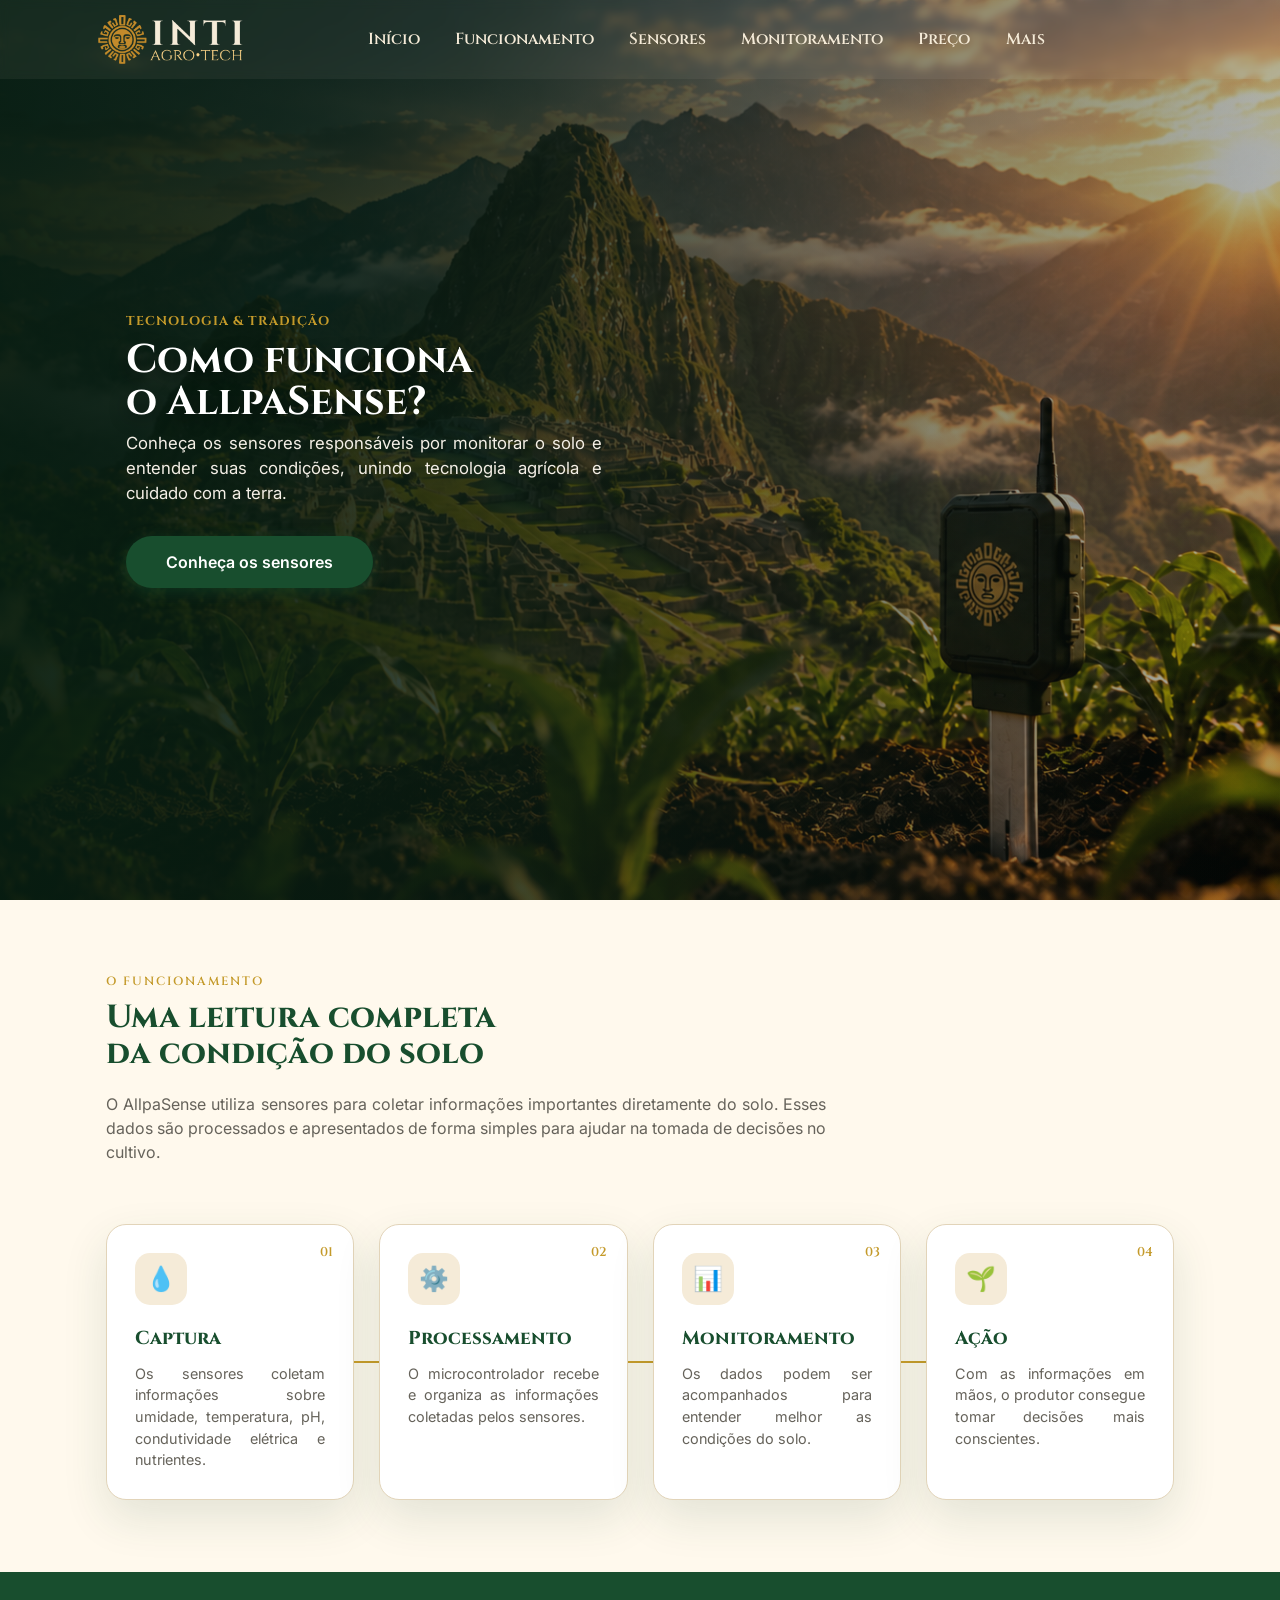
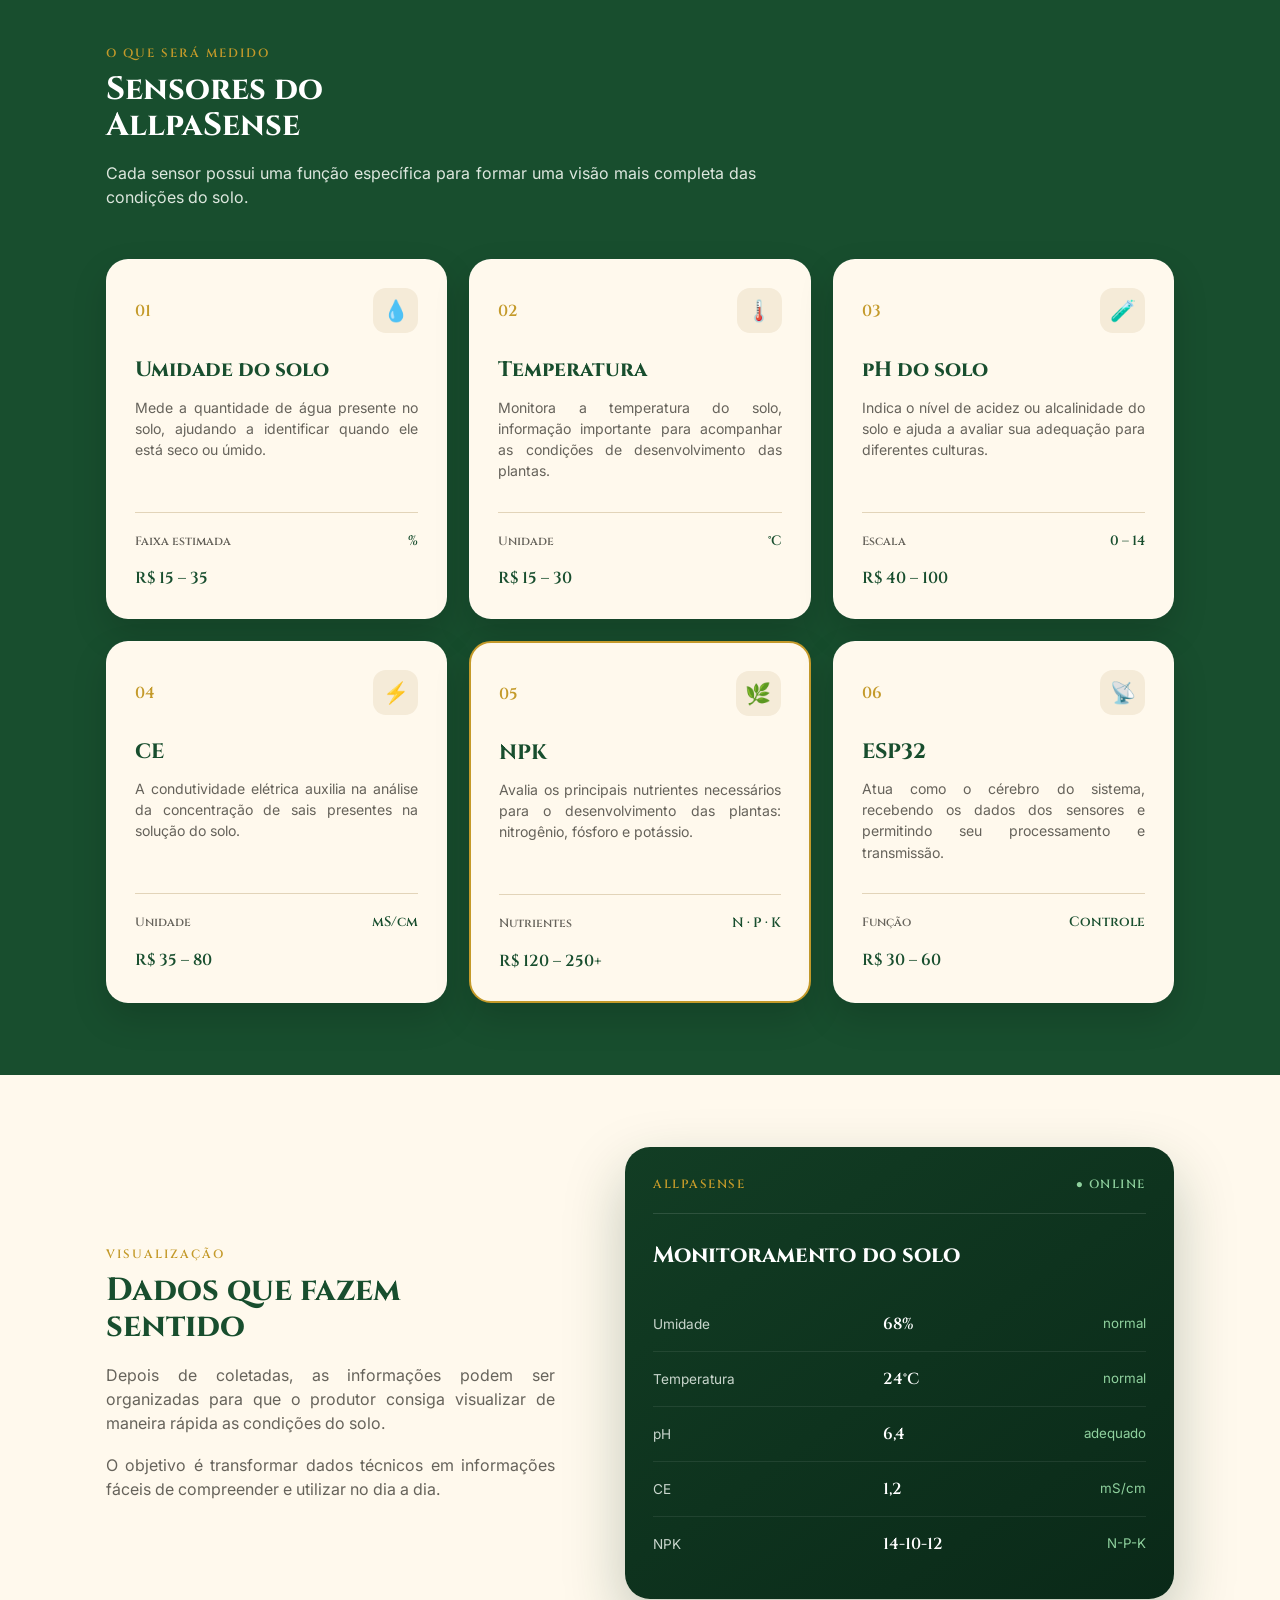
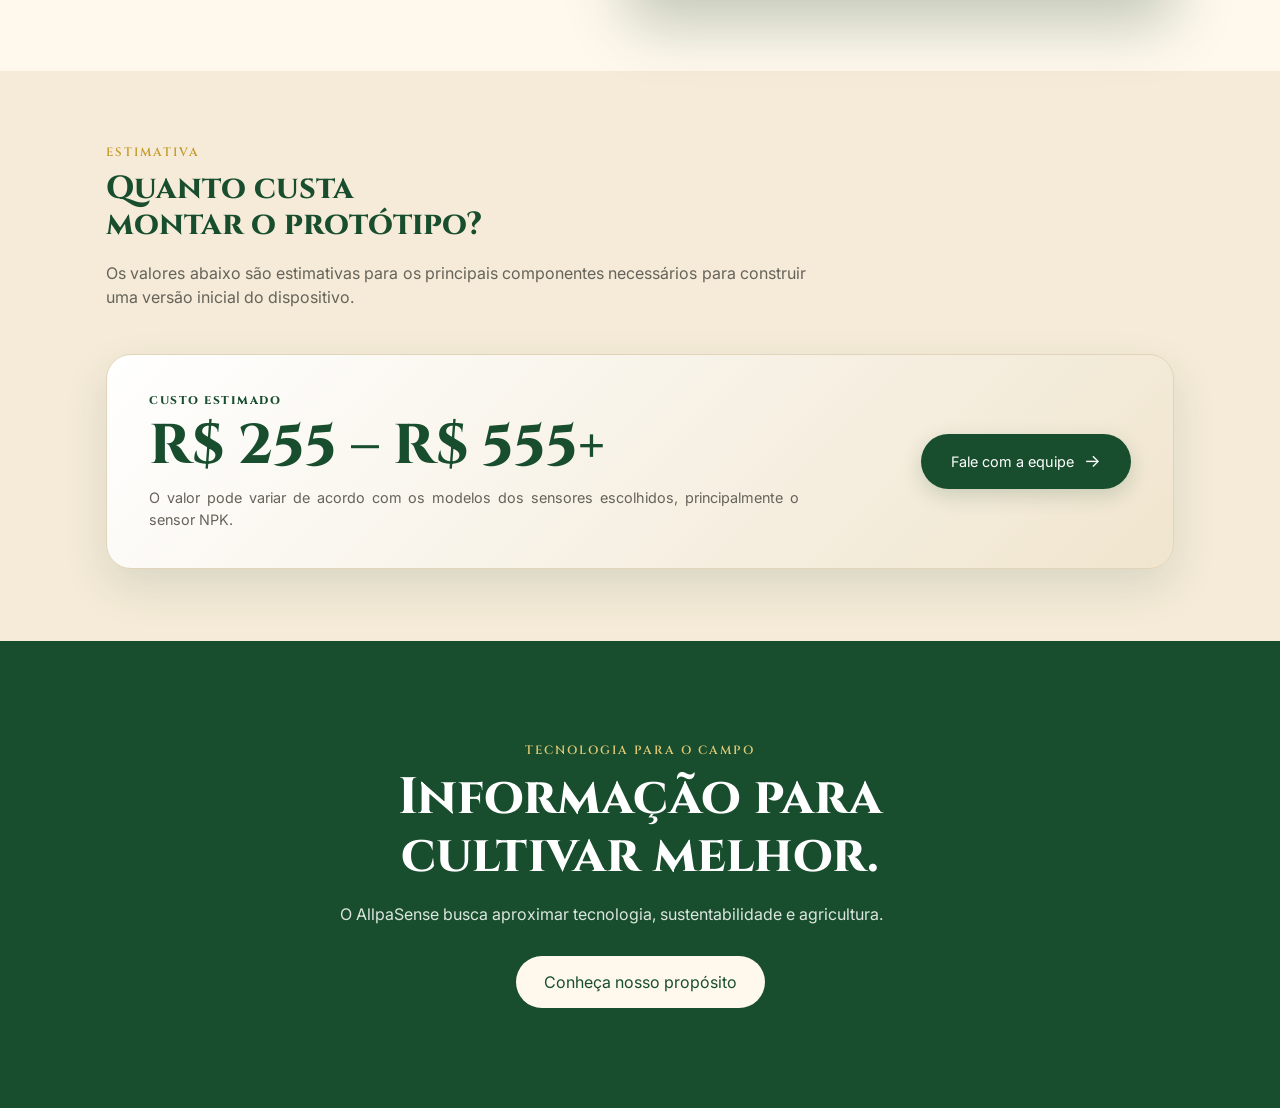
<file: Site_Feira/cf.html>
<!DOCTYPE html>
<html lang="pt-BR">

<head>
    <meta charset="UTF-8">
    <meta name="viewport" content="width=device-width, initial-scale=1.0">

    <title>Como funciona | INTI Agro</title>

    <link rel="stylesheet" href="cf.css">
    <link rel="stylesheet" href="home.css">

    <link rel="icon" href="img/logo.png" type="image/x-icon">
</head>

<body id="inicio">

    <!-- =========================
         CABEÇALHO
    ========================== -->

    <header class="site-header">

        <a href="home.html" class="logo-link">
            <img src="img/LogoINTI.png" class="Logo" alt="Logo INTI">
        </a>

        <!-- =========================
             NAVBAR
        ========================== -->

        <nav class="nav-bar container">
            <ul class="nav-links">

                <li>
                    <a href="#inicio" class="nav-link">Início</a>
                </li>

                <li>
                    <a href="#funcionamento" class="nav-link">Funcionamento</a>
                </li>

                <li>
                    <a href="#sensores" class="nav-link">Sensores</a>
                </li>

                <li>
                    <a href="#monitoramento" class="nav-link">Monitoramento</a>
                </li>

                <li>
                    <a href="#preco" class="nav-link">Preço</a>
                </li>

                <!-- DROPDOWN ORIGINAL -->

                <li class="nav-dropdown">

                    <a href="#" class="nav-link dropdown-toggle">
                        Mais
                    </a>

                    <ul class="dropdown-menu">

                        <li>
                            <a href="home.html">Início</a>
                        </li>

                        <li>
                            <a href="doacao.html">Doação</a>
                        </li>

                        <li>
                            <a href="contato.html">Contato</a>
                        </li>

                        <li>
                            <a href="cf.html">Como funciona</a>
                        </li>

                    </ul>

                </li>

            </ul>
        </nav>

    </header>


    <!-- =========================
         BANNER
    ========================== -->

    <section class="hero">

        <div class="hero-overlay"></div>

        <div class="hero-inner">

            <p class="eyebrow subtitulo">
                Tecnologia & Tradição
            </p>

            <h1 class="titulo">
                Como funciona<br>
                o AllpaSense?
            </h1>

            <p class="hero-text texto">
                Conheça os sensores responsáveis por monitorar o solo
                e entender suas condições, unindo tecnologia agrícola
                e cuidado com a terra.
            </p>

            <a href="#sensores" class="btn-hero texto">
                Conheça os sensores
            </a>

        </div>

    </section>


    <main>

        <!-- =========================
             FUNCIONAMENTO
        ========================== -->

        <section class="intro section" id="funcionamento">

            <div class="container">

                <p class="section-label subtitulo">
                    O funcionamento
                </p>

                <h2 class="titulo">
                    Uma leitura completa<br>
                    da condição do solo
                </h2>

                <p class="section-description texto">
                    O AllpaSense utiliza sensores para coletar informações
                    importantes diretamente do solo. Esses dados são
                    processados e apresentados de forma simples para
                    ajudar na tomada de decisões no cultivo.
                </p>


                <!-- =========================
                     FLUXO
                ========================== -->

                <div class="flow" id="etapas">

                    <div class="flow-card">

                        <span class="flow-number subtitulo">
                            01
                        </span>

                        <div class="flow-icon">
                            💧
                        </div>

                        <h3 class="titulo">
                            Captura
                        </h3>

                        <p class="texto">
                            Os sensores coletam informações sobre
                            umidade, temperatura, pH, condutividade
                            elétrica e nutrientes.
                        </p>

                    </div>


                    <div class="flow-line"></div>


                    <div class="flow-card">

                        <span class="flow-number subtitulo">
                            02
                        </span>

                        <div class="flow-icon">
                            ⚙️
                        </div>

                        <h3 class="titulo">
                            Processamento
                        </h3>

                        <p class="texto">
                            O microcontrolador recebe e organiza
                            as informações coletadas pelos sensores.
                        </p>

                    </div>


                    <div class="flow-line"></div>


                    <div class="flow-card">

                        <span class="flow-number subtitulo">
                            03
                        </span>

                        <div class="flow-icon">
                            📊
                        </div>

                        <h3 class="titulo">
                            Monitoramento
                        </h3>

                        <p class="texto">
                            Os dados podem ser acompanhados para
                            entender melhor as condições do solo.
                        </p>

                    </div>


                    <div class="flow-line"></div>


                    <div class="flow-card">

                        <span class="flow-number subtitulo">
                            04
                        </span>

                        <div class="flow-icon">
                            🌱
                        </div>

                        <h3 class="titulo">
                            Ação
                        </h3>

                        <p class="texto">
                            Com as informações em mãos, o produtor
                            consegue tomar decisões mais conscientes.
                        </p>

                    </div>

                </div>

            </div>

        </section>


        <!-- =========================
             SENSORES
        ========================== -->

        <section class="sensors section" id="sensores">

            <div class="container">

                <div class="section-heading light">

                    <p class="section-label subtitulo">
                        O que será medido
                    </p>

                    <h2 class="titulo">
                        Sensores do<br>
                        AllpaSense
                    </h2>

                    <p class="texto">
                        Cada sensor possui uma função específica para
                        formar uma visão mais completa das condições
                        do solo.
                    </p>

                </div>


                <div class="sensor-grid">

                    <!-- SENSOR DE UMIDADE -->

                    <article class="sensor-card" id="sensor-umidade">

                        <div class="sensor-top">

                            <span class="sensor-number subtitulo">
                                01
                            </span>

                            <span class="sensor-symbol">
                                💧
                            </span>

                        </div>

                        <h3 class="titulo">
                            Umidade do solo
                        </h3>

                        <p class="texto">
                            Mede a quantidade de água presente no solo,
                            ajudando a identificar quando ele está
                            seco ou úmido.
                        </p>

                        <div class="sensor-info">

                            <span class="subtitulo">
                                Faixa estimada
                            </span>

                            <strong class="subtitulo">
                                %
                            </strong>

                        </div>

                        <div class="price subtitulo">
                            R$ 15 – 35
                        </div>

                    </article>


                    <!-- SENSOR DE TEMPERATURA -->

                    <article class="sensor-card" id="sensor-temperatura">

                        <div class="sensor-top">

                            <span class="sensor-number subtitulo">
                                02
                            </span>

                            <span class="sensor-symbol">
                                🌡️
                            </span>

                        </div>

                        <h3 class="titulo">
                            Temperatura
                        </h3>

                        <p class="texto">
                            Monitora a temperatura do solo, informação
                            importante para acompanhar as condições
                            de desenvolvimento das plantas.
                        </p>

                        <div class="sensor-info">

                            <span class="subtitulo">
                                Unidade
                            </span>

                            <strong class="subtitulo">
                                °C
                            </strong>

                        </div>

                        <div class="price subtitulo">
                            R$ 15 – 30
                        </div>

                    </article>


                    <!-- SENSOR DE PH -->

                    <article class="sensor-card" id="sensor-ph">

                        <div class="sensor-top">

                            <span class="sensor-number subtitulo">
                                03
                            </span>

                            <span class="sensor-symbol">
                                🧪
                            </span>

                        </div>

                        <h3 class="titulo">
                            pH do solo
                        </h3>

                        <p class="texto">
                            Indica o nível de acidez ou alcalinidade
                            do solo e ajuda a avaliar sua adequação
                            para diferentes culturas.
                        </p>

                        <div class="sensor-info">

                            <span class="subtitulo">
                                Escala
                            </span>

                            <strong class="subtitulo">
                                0 – 14
                            </strong>

                        </div>

                        <div class="price subtitulo">
                            R$ 40 – 100
                        </div>

                    </article>


                    <!-- CONDUTIVIDADE ELÉTRICA -->

                    <article class="sensor-card" id="sensor-ce">

                        <div class="sensor-top">

                            <span class="sensor-number subtitulo">
                                04
                            </span>

                            <span class="sensor-symbol">
                                ⚡
                            </span>

                        </div>

                        <h3 class="titulo">
                            CE
                        </h3>

                        <p class="texto">
                            A condutividade elétrica auxilia na análise
                            da concentração de sais presentes na solução
                            do solo.
                        </p>

                        <div class="sensor-info">

                            <span class="subtitulo">
                                Unidade
                            </span>

                            <strong class="subtitulo">
                                mS/cm
                            </strong>

                        </div>

                        <div class="price subtitulo">
                            R$ 35 – 80
                        </div>

                    </article>


                    <!-- NPK -->

                    <article class="sensor-card highlight" id="sensor-npk">

                        <div class="sensor-top">

                            <span class="sensor-number subtitulo">
                                05
                            </span>

                            <span class="sensor-symbol">
                                🌿
                            </span>

                        </div>

                        <h3 class="titulo">
                            NPK
                        </h3>

                        <p class="texto">
                            Avalia os principais nutrientes necessários
                            para o desenvolvimento das plantas:
                            nitrogênio, fósforo e potássio.
                        </p>

                        <div class="sensor-info">

                            <span class="subtitulo">
                                Nutrientes
                            </span>

                            <strong class="subtitulo">
                                N · P · K
                            </strong>

                        </div>

                        <div class="price subtitulo">
                            R$ 120 – 250+
                        </div>

                    </article>


                    <!-- ESP32 -->

                    <article class="sensor-card" id="sensor-esp32">

                        <div class="sensor-top">

                            <span class="sensor-number subtitulo">
                                06
                            </span>

                            <span class="sensor-symbol">
                                📡
                            </span>

                        </div>

                        <h3 class="titulo">
                            ESP32
                        </h3>

                        <p class="texto">
                            Atua como o cérebro do sistema, recebendo
                            os dados dos sensores e permitindo seu
                            processamento e transmissão.
                        </p>

                        <div class="sensor-info">

                            <span class="subtitulo">
                                Função
                            </span>

                            <strong class="subtitulo">
                                Controle
                            </strong>

                        </div>

                        <div class="price subtitulo">
                            R$ 30 – 60
                        </div>

                    </article>

                </div>

            </div>

        </section>


        <!-- =========================
             MONITORAMENTO
        ========================== -->

        <section class="dashboard section" id="monitoramento">

            <div class="container dashboard-grid">

                <div class="dashboard-text">

                    <p class="section-label subtitulo">
                        Visualização
                    </p>

                    <h2 class="titulo">
                        Dados que fazem<br>
                        sentido
                    </h2>

                    <p class="texto">
                        Depois de coletadas, as informações podem ser
                        organizadas para que o produtor consiga
                        visualizar de maneira rápida as condições
                        do solo.
                    </p>

                    <p class="texto">
                        O objetivo é transformar dados técnicos em
                        informações fáceis de compreender e utilizar
                        no dia a dia.
                    </p>

                </div>


                <div class="dashboard-panel" id="dados-solo">

                    <div class="dashboard-header">

                        <span class="subtitulo">
                            ALLPASENSE
                        </span>

                        <span class="status subtitulo">
                            ● ONLINE
                        </span>

                    </div>


                    <div class="dashboard-title titulo">
                        Monitoramento do solo
                    </div>


                    <div class="dash-row">

                        <span class="texto">
                            Umidade
                        </span>

                        <strong class="subtitulo">
                            68%
                        </strong>

                        <small class="texto">
                            normal
                        </small>

                    </div>


                    <div class="dash-row">

                        <span class="texto">
                            Temperatura
                        </span>

                        <strong class="subtitulo">
                            24°C
                        </strong>

                        <small class="texto">
                            normal
                        </small>

                    </div>


                    <div class="dash-row">

                        <span class="texto">
                            pH
                        </span>

                        <strong class="subtitulo">
                            6,4
                        </strong>

                        <small class="texto">
                            adequado
                        </small>

                    </div>


                    <div class="dash-row">

                        <span class="texto">
                            CE
                        </span>

                        <strong class="subtitulo">
                            1,2
                        </strong>

                        <small class="texto">
                            mS/cm
                        </small>

                    </div>


                    <div class="dash-row">

                        <span class="texto">
                            NPK
                        </span>

                        <strong class="subtitulo">
                            14-10-12
                        </strong>

                        <small class="texto">
                            N-P-K
                        </small>

                    </div>

                </div>

            </div>

        </section>


        <!-- =========================
             PREÇO / CUSTO
        ========================== -->

        <section class="cost section" id="preco">

            <div class="container">

                <div class="cost-content">

                    <div>

                        <p class="section-label subtitulo">
                            Estimativa
                        </p>

                        <h2 class="titulo">
                            Quanto custa<br>
                            montar o protótipo?
                        </h2>

                        <p class="texto">
                            Os valores abaixo são estimativas para
                            os principais componentes necessários
                            para construir uma versão inicial do
                            dispositivo.
                        </p>

                    </div>


                    <div class="price-box">

                        <div class="price-main">

                            <small class="subtitulo">
                                CUSTO ESTIMADO
                            </small>

                            <strong class="titulo">
                                R$ 255 – R$ 555+
                            </strong>

                            <p class="texto">
                                O valor pode variar de acordo com os
                                modelos dos sensores escolhidos,
                                principalmente o sensor NPK.
                            </p>

                        </div>


                        <a href="contato.html" class="team-button texto">
                            Fale com a equipe
                            <span>→</span>
                        </a>

                    </div>

                </div>

            </div>

        </section>


        <!-- =========================
             CTA FINAL
        ========================== -->

        <section class="final-cta">

            <div class="container">

                <p class="section-label subtitulo">
                    Tecnologia para o campo
                </p>

                <h2 class="titulo">
                    Informação para<br>
                    cultivar melhor.
                </h2>

                <p class="texto">
                    O AllpaSense busca aproximar tecnologia,
                    sustentabilidade e agricultura.
                </p>

                <a href="home.html#ods" class="btn-light texto">
                    Conheça nosso propósito
                </a>

            </div>

        </section>

    </main>


    <!-- =========================
         RODAPÉ
    ========================== -->

    <footer class="footer">

        <div class="container footer-inner">

            <div>

                <img
                    src="img/LogoINTI.png"
                    class="footer-logo"
</file>
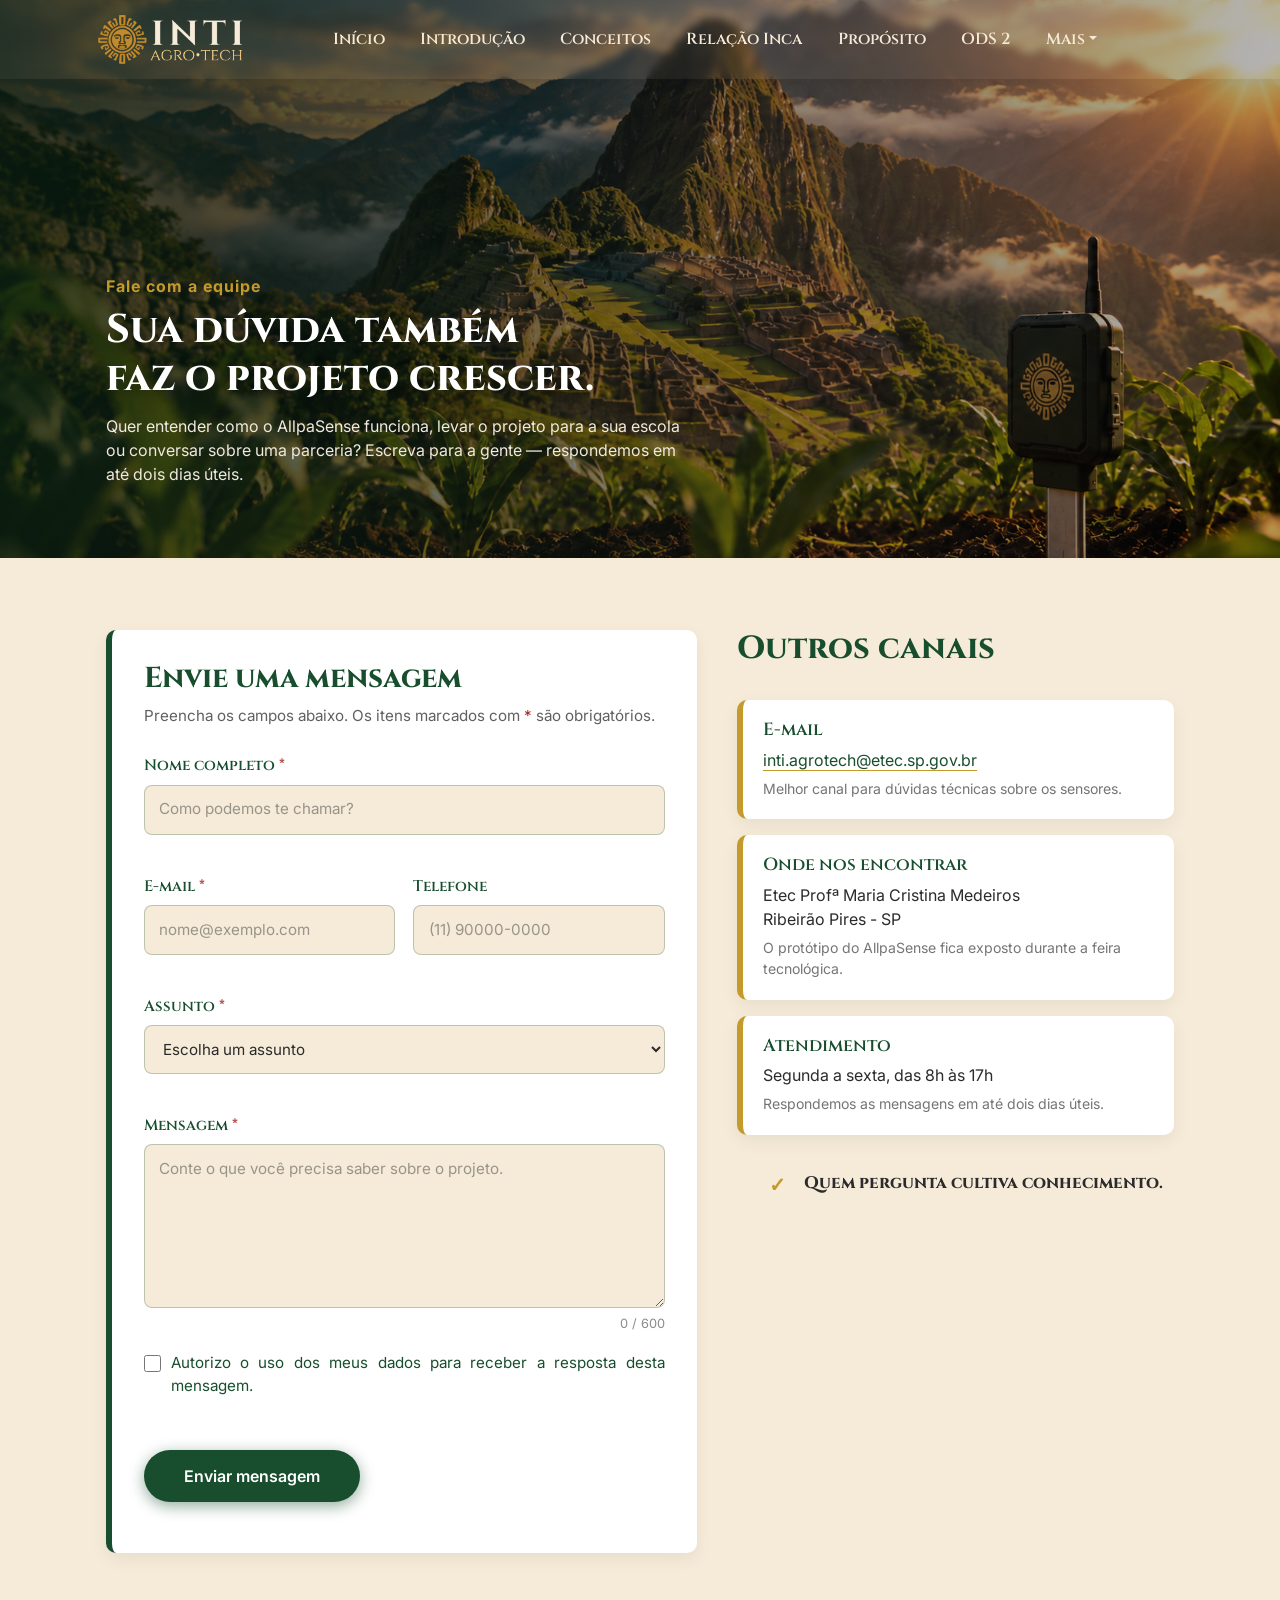
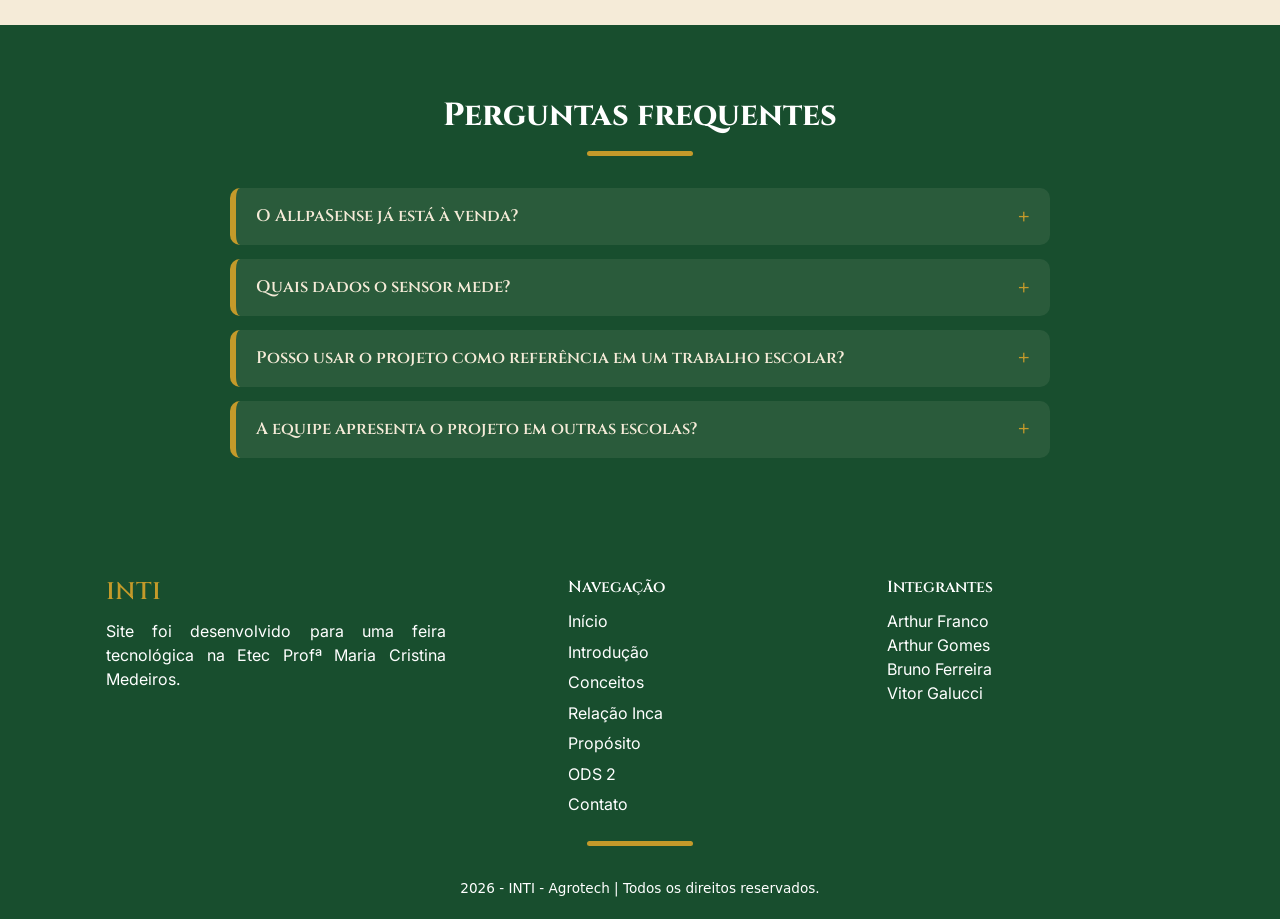
<file: Site_Feira/contato.html>
<!DOCTYPE html>
<html lang="pt-br">
<head>
    <meta charset="UTF-8">
    <meta name="viewport" content="width=device-width, initial-scale=1.0">
    <link rel="stylesheet" href="bootstrap-5.3.8-dist/css/bootstrap.min.css">
    <link rel="stylesheet" href="home.css">
    <link rel="stylesheet" href="contato.css">
    <script src="bootstrap-5.3.8-dist/js/bootstrap.bundle.min.js" defer></script>
    <script src="JavaScript.js" defer></script>
    <script src="contato.js" defer></script>
    <title>INTI - contato</title>
    <link rel="icon" href="img/logo.png" type="image/x-icon">

    
    <link rel="preconnect" href="https://fonts.googleapis.com">
    <link rel="preconnect" href="https://fonts.gstatic.com" crossorigin>

    <link href="https://fonts.googleapis.com/css2?family=Forum&display=swap" rel="stylesheet">
    <link href="https://fonts.googleapis.com/css2?family=Cinzel:wght@400..900&family=Forum&display=swap" rel="stylesheet">
    <link href="https://fonts.googleapis.com/css2?family=Inter:ital,opsz,wght@0,14..32,100..900;1,14..32,100..900&display=swap" rel="stylesheet">
</head>
<body class="pagina-contato">

    <header class="site-heade site-header">
        <a href="home.html"><img src="img/LogoINTI.png" class="Logo" alt="Logo representando a cultura de plantação Inca"></a>
        <nav class="nav-bar container">
    <ul class="nav-links">
        <li><a href="home.html#home" class="nav-link">Início</a></li>
        <li><a href="home.html#introducao" class="nav-link">Introdução</a></li>
        <li><a href="home.html#conceitos" class="nav-link">Conceitos</a></li>
        <li><a href="home.html#inca" class="nav-link">Relação Inca</a></li>
        <li><a href="home.html#proposito" class="nav-link">Propósito</a></li>
        <li><a href="home.html#ods" class="nav-link">ODS 2</a></li>

        <li class="nav-dropdown">
            <a href="#" class="nav-link dropdown-toggle">Mais</a>

            <ul class="dropdown-menu">
                <li><a href="home.html">Início</a></li>
                <li><a href="doacao.html">Doação</a></li>
                <li><a href="contato.html">Contato</a></li>
                <li><a href="cf.html">CF</a></li>
            </ul>
        </li>
    </ul>
</nav>

    </header>

    <main>
        <section class="hero-contato">
            <div class="container hero-contato-inner">
                <p class="eyebrow">Fale com a equipe</p>
                <h1 class="titulo">Sua dúvida também<br>faz o projeto crescer.</h1>
                <p class="lead texto">Quer entender como o AllpaSense funciona, levar o projeto para a sua escola ou conversar sobre uma parceria? Escreva para a gente — respondemos em até dois dias úteis.</p>
            </div>
        </section>

        <section id="formulario" class="section section-bege">
            <div class="container contato-grid">

                <div class="contato-form-box">
                    <h2 class="titulo">Envie uma mensagem</h2>
                    <p class="texto form-intro">Preencha os campos abaixo. Os itens marcados com <span class="obrigatorio">*</span> são obrigatórios.</p>

                    <form id="form-contato" class="form-contato" novalidate>
                        <div class="campo">
                            <label class="subtitulo" for="nome">Nome completo <span class="obrigatorio">*</span></label>
                            <input type="text" id="nome" name="nome" class="texto" placeholder="Como podemos te chamar?" required>
                            <span class="erro" data-erro="nome"></span>
                        </div>

                        <div class="campo-duplo">
                            <div class="campo">
                                <label class="subtitulo" for="email">E-mail <span class="obrigatorio">*</span></label>
                                <input type="email" id="email" name="email" class="texto" placeholder="nome@exemplo.com" required>
                                <span class="erro" data-erro="email"></span>
                            </div>

                            <div class="campo">
                                <label class="subtitulo" for="telefone">Telefone</label>
                                <input type="tel" id="telefone" name="telefone" class="texto" placeholder="(11) 90000-0000" maxlength="15">
                                <span class="erro" data-erro="telefone"></span>
                            </div>
                        </div>

                        <div class="campo">
                            <label class="subtitulo" for="assunto">Assunto <span class="obrigatorio">*</span></label>
                            <select id="assunto" name="assunto" class="texto" required>
                                <option value="">Escolha um assunto</option>
                                <option value="duvida">Dúvida sobre o AllpaSense</option>
                                <option value="visita">Visita ou apresentação na feira</option>
                                <option value="parceria">Parceria ou apoio ao projeto</option>
                                <option value="imprensa">Imprensa e divulgação</option>
                                <option value="outro">Outro assunto</option>
                            </select>
                            <span class="erro" data-erro="assunto"></span>
                        </div>

                        <div class="campo">
                            <label class="subtitulo" for="mensagem">Mensagem <span class="obrigatorio">*</span></label>
                            <textarea id="mensagem" name="mensagem" class="texto" rows="6" placeholder="Conte o que você precisa saber sobre o projeto." required></textarea>
                            <div class="campo-rodape">
                                <span class="erro" data-erro="mensagem"></span>
                                <span class="contador" id="contador">0 / 600</span>
                            </div>
                        </div>

                        <label class="campo-check texto" for="autorizo">
                            <input type="checkbox" id="autorizo" name="autorizo" required>
                            <span>Autorizo o uso dos meus dados para receber a resposta desta mensagem.</span>
                        </label>
                        <span class="erro" data-erro="autorizo"></span>

                        <button type="submit" class="btn-hero btn-enviar">Enviar mensagem</button>

                        <p class="retorno" id="retorno" role="status" aria-live="polite"></p>
                    </form>
                </div>

                <aside class="contato-info">
                    <h2 class="titulo info-titulo">Outros canais</h2>

                    <article class="info-card">
                        <h3 class="subtitulo">E-mail</h3>
                        <p class="texto"><a href="mailto:inti.agrotech@etec.sp.gov.br">inti.agrotech@etec.sp.gov.br</a></p>
                        <p class="texto info-obs">Melhor canal para dúvidas técnicas sobre os sensores.</p>
                    </article>

                    <article class="info-card">
                        <h3 class="subtitulo">Onde nos encontrar</h3>
                        <p class="texto">Etec Profª Maria Cristina Medeiros<br>Ribeirão Pires - SP</p>
                        <p class="texto info-obs">O protótipo do AllpaSense fica exposto durante a feira tecnológica.</p>
                    </article>

                    <article class="info-card">
                        <h3 class="subtitulo">Atendimento</h3>
                        <p class="texto">Segunda a sexta, das 8h às 17h</p>
                        <p class="texto info-obs">Respondemos as mensagens em até dois dias úteis.</p>
                    </article>

                    <ul class="fraseEfeito">
                        <li class="titulo">Quem pergunta cultiva conhecimento.</li>
                    </ul>
                </aside>

            </div>
        </section>

        <section id="duvidas" class="section section-verde-escuro">
            <div class="container text-white">
                <h2 class="titulo">Perguntas frequentes</h2>
                <hr>
                <div class="faq">
                    <details class="faq-item">
                        <summary class="subtitulo">O AllpaSense já está à venda?</summary>
                        <p class="texto">Ainda não. O projeto está em fase de protótipo e foi desenvolvido para a feira tecnológica da Etec Profª Maria Cristina Medeiros.</p>
                    </details>
                    <details class="faq-item">
                        <summary class="subtitulo">Quais dados o sensor mede?</summary>
                        <p class="texto">Umidade, temperatura e nutrientes do solo. Esses dados são enviados para a plataforma, que interpreta as condições e sugere as ações de manejo.</p>
                    </details>
                    <details class="faq-item">
                        <summary class="subtitulo">Posso usar o projeto como referência em um trabalho escolar?</summary>
                        <p class="texto">Sim. Envie uma mensagem contando o contexto do trabalho e compartilhamos o material de apoio e as fontes que usamos na pesquisa.</p>
                    </details>
                    <details class="faq-item">
                        <summary class="subtitulo">A equipe apresenta o projeto em outras escolas?</summary>
                        <p class="texto">Podemos apresentar conforme a agenda escolar. Escolha o assunto "Visita ou apresentação na feira" no formulário e conte as datas possíveis.</p>
                    </details>
                </div>
            </div>
        </section>

        <footer class="site-footer">
            <div class="container">
                <div class="footer-content">
                    <div class="footer-about">
                        <h3 class="subtitulo">INTI</h3>
                        <p class="texto">Site foi desenvolvido para uma feira tecnológica na Etec Profª Maria Cristina Medeiros.</p>
                    </div>
                    <nav class="footer-navigation" aria-label="Navegação do rodapé">
                        <h4 class="subtitulo">Navegação</h4>
                        <ul>
                            <li><a class="texto" href="home.html#home">Início</a></li>
                            <li><a class="texto" href="home.html#introducao">Introdução</a></li>
                            <li><a class="texto" href="home.html#conceitos">Conceitos</a></li>
                            <li><a class="texto" href="home.html#inca">Relação Inca</a></li>
                            <li><a class="texto" href="home.html#proposito">Propósito</a></li>
                            <li><a class="texto" href="home.html#ods">ODS 2</a></li>
                            <li><a class="texto" href="contato.html">Contato</a></li>
                        </ul>
                    </nav>
                    <div class="footer-team">
                        <h4 class="subtitulo">Integrantes</h4>
                        <p class="texto">Arthur Franco<br>Arthur Gomes<br>Bruno Ferreira<br>Vitor Galucci</p>
                    </div>
                </div>
                <hr>
                <p class="footer-copyright"> 2026 - INTI - Agrotech | Todos os direitos reservados.</p>
            </div>
        </footer>
    </main>
</body>
</html>
</file>
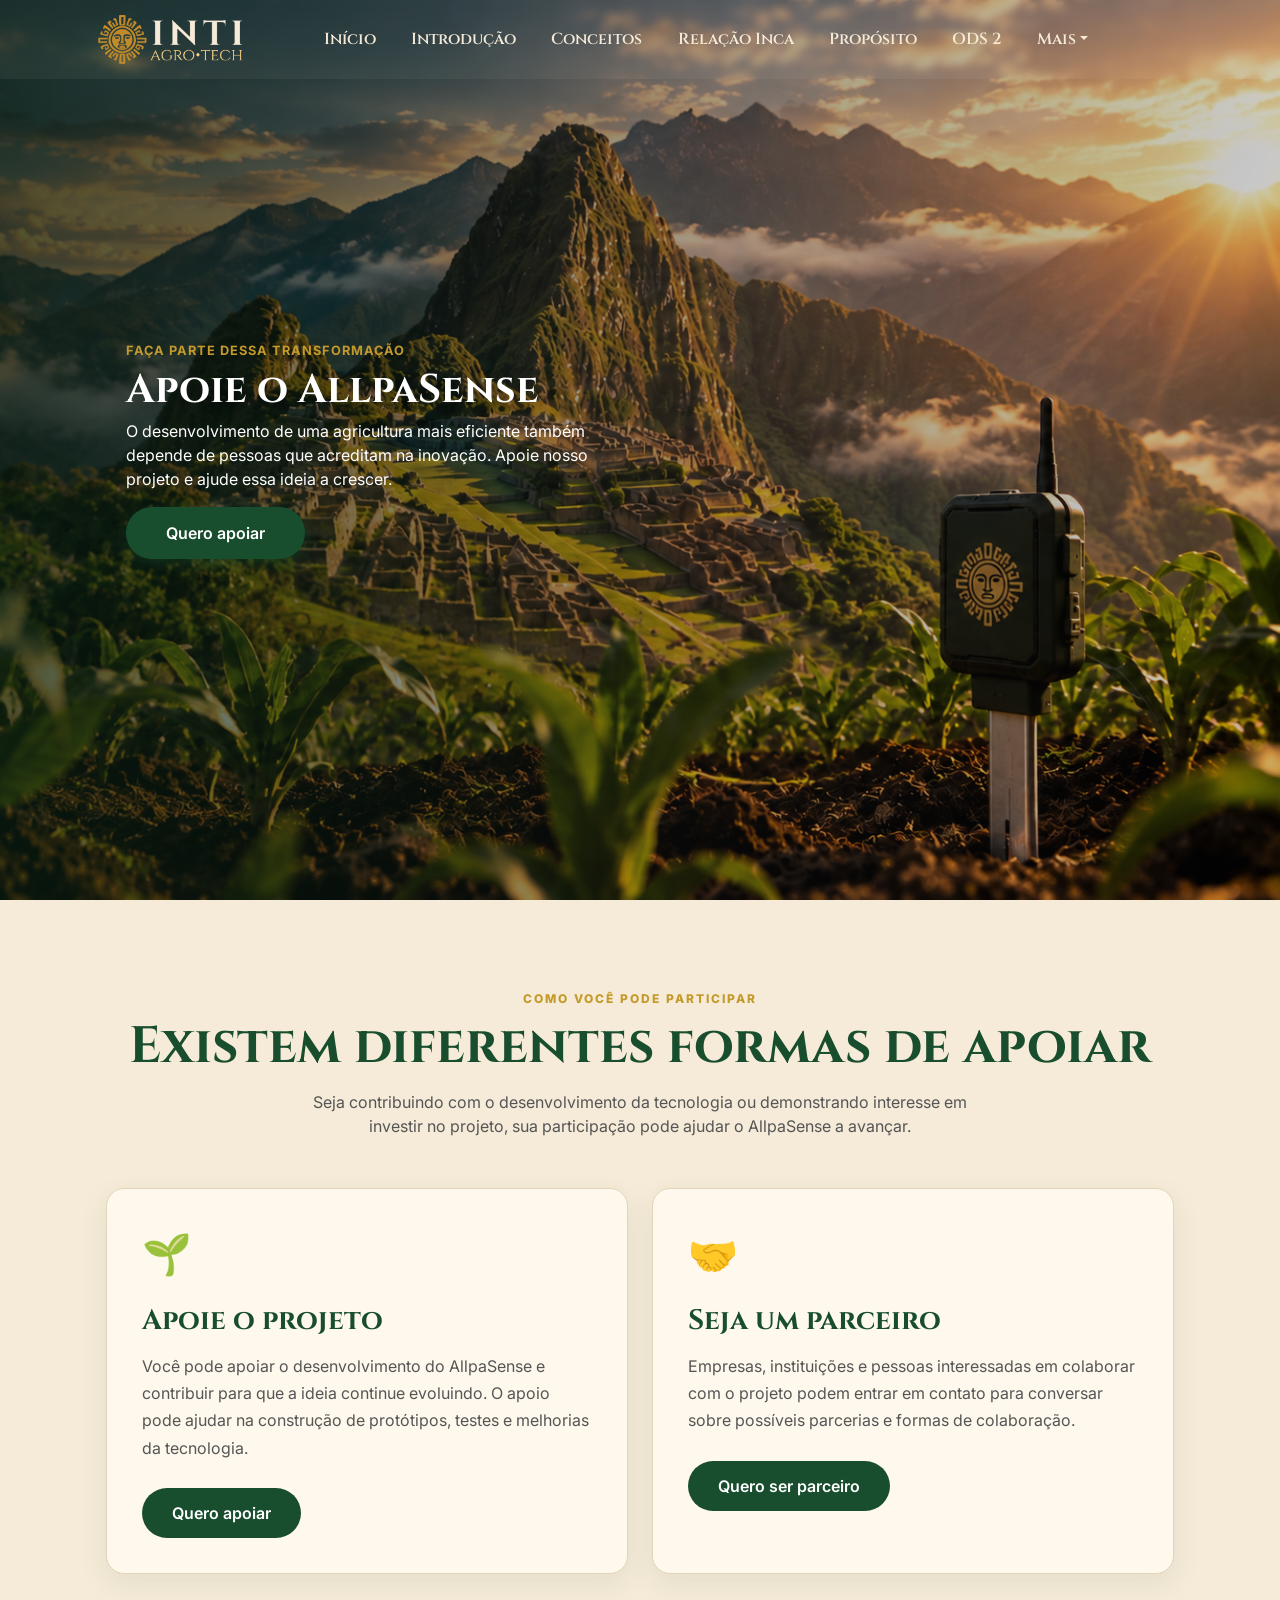
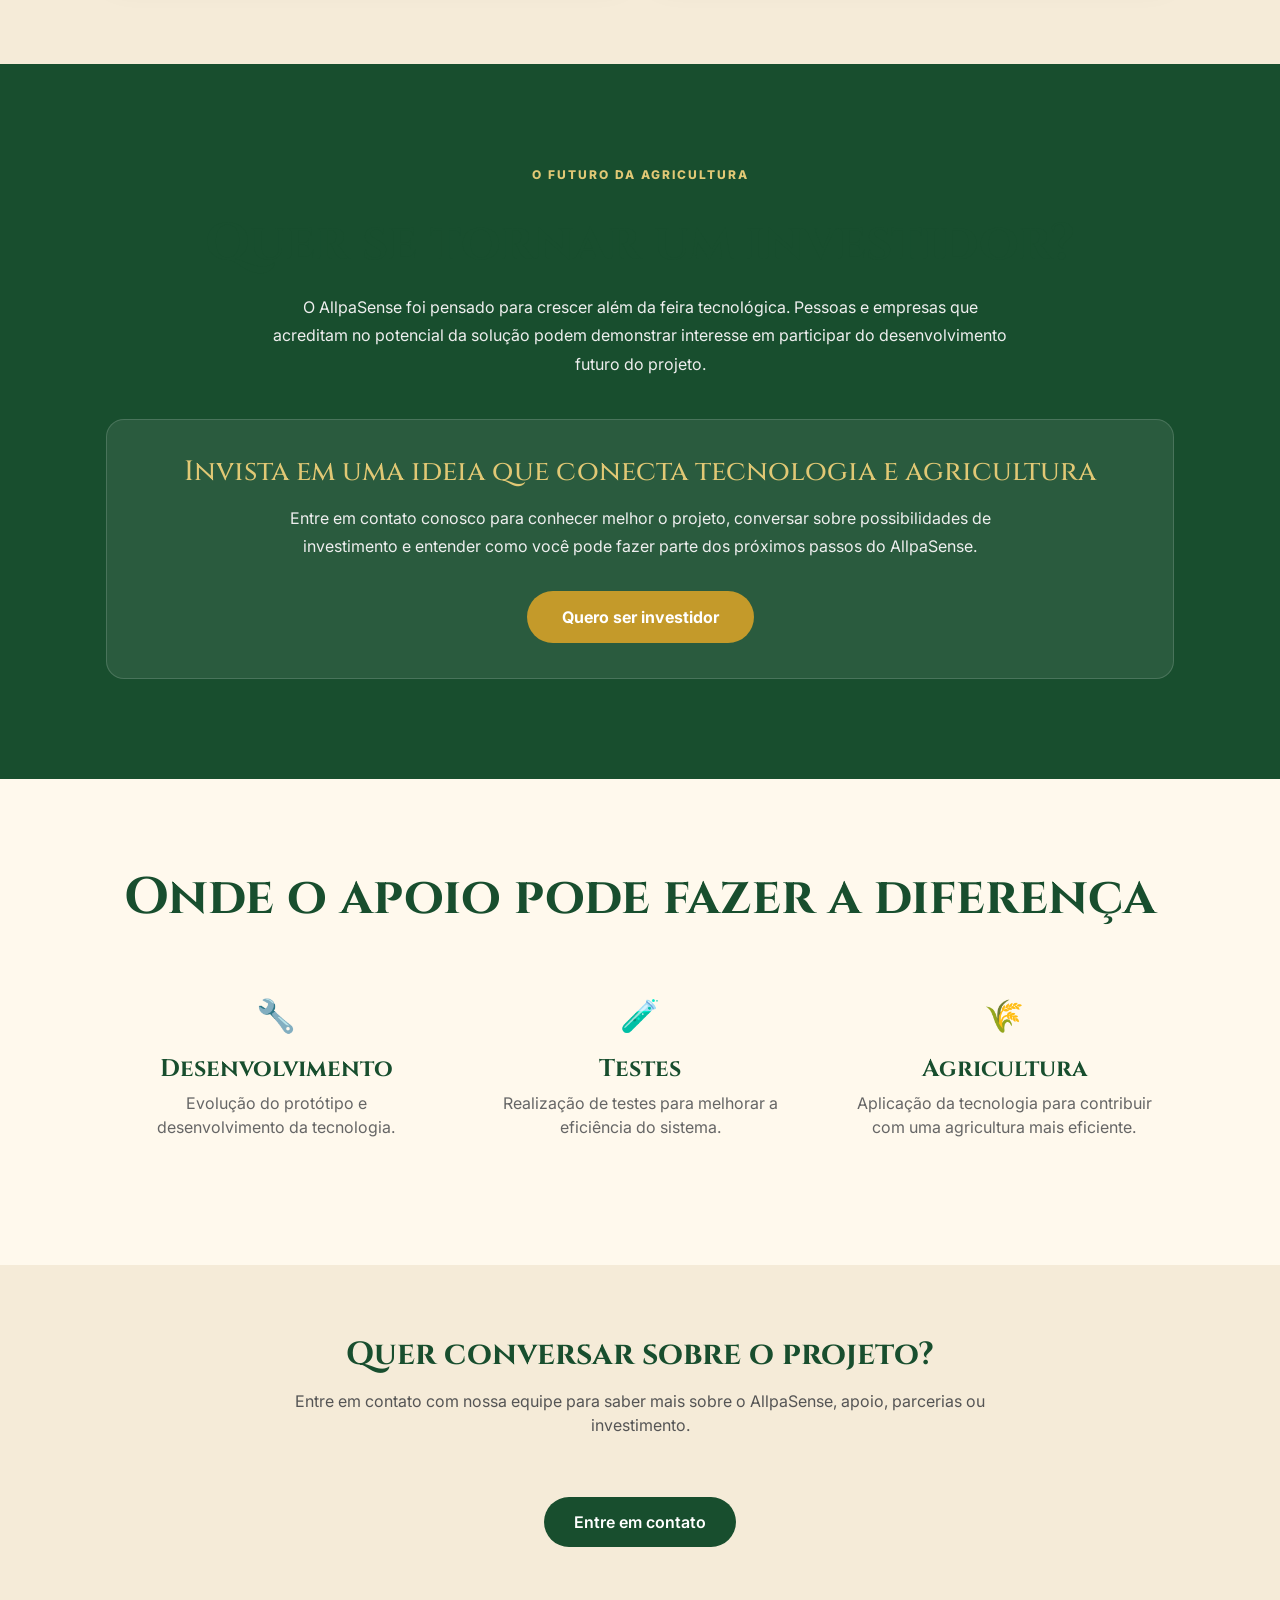
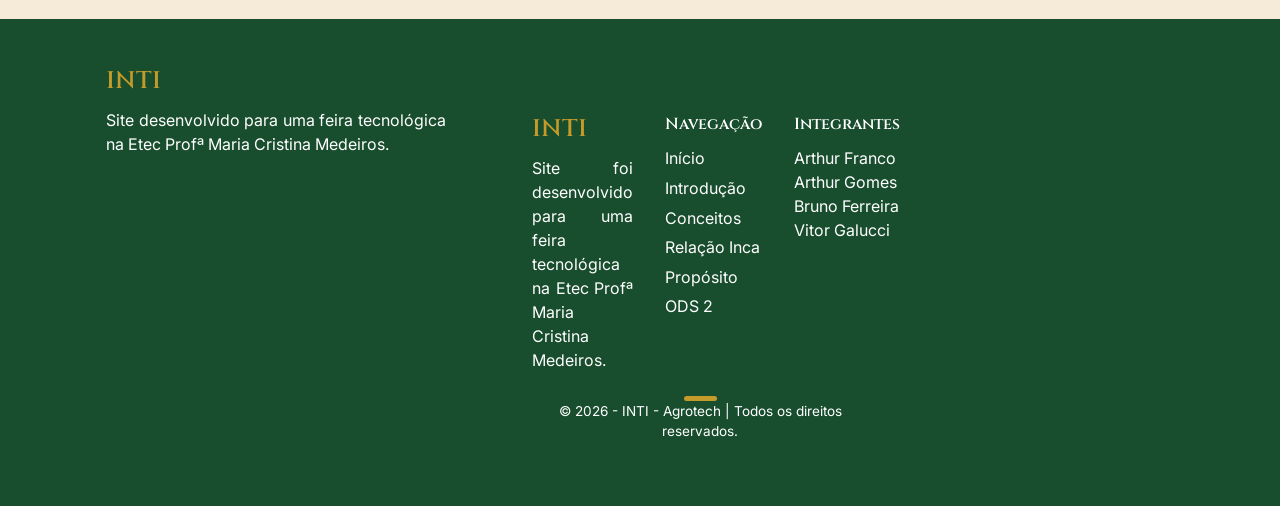
<file: Site_Feira/doacao.html>
<!DOCTYPE html>
<html lang="pt-BR">

<head>

    <meta charset="UTF-8">
    <meta name="viewport" content="width=device-width, initial-scale=1.0">

    <title>Apoie | INTI Agro</title>
    <link rel="stylesheet" href="bootstrap-5.3.8-dist/css/bootstrap.min.css">
    <link rel="stylesheet" href="cf.css">
    <link rel="stylesheet" href="home.css">
    <link rel="stylesheet" href="doacao.css">
    <link rel="preconnect" href="https://fonts.googleapis.com">
    <link rel="preconnect" href="https://fonts.gstatic.com" crossorigin>

    <link
        href="https://fonts.googleapis.com/css2?family=Cinzel:wght@500;600;700;800&family=Inter:wght@400;500;600;700&display=swap"
        rel="stylesheet">
        <link rel="icon" href="img/logo.png" type="image/x-icon">

</head>


<body>

    <!-- =========================
         CABEÇALHO
    ========================== -->

    <header class="site-header">

        <a href="home.html" class="logo-link">
            <img src="img/LogoINTI.png" class="Logo" alt="Logo INTI">
        </a>

        <nav class="nav-bar container">
    <ul class="nav-links">
        <li><a href="home.html#home" class="nav-link">Início</a></li>
        <li><a href="home.html#introducao" class="nav-link">Introdução</a></li>
        <li><a href="home.html#conceitos" class="nav-link">Conceitos</a></li>
        <li><a href="home.html#inca" class="nav-link">Relação Inca</a></li>
        <li><a href="home.html#proposito" class="nav-link">Propósito</a></li>
        <li><a href="home.html#ods" class="nav-link">ODS 2</a></li>

        <li class="nav-dropdown">
            <a href="#" class="nav-link dropdown-toggle">Mais</a>

            <ul class="dropdown-menu">
                <li><a href="home.html">Início</a></li>
                <li><a href="doacao.html">Doação</a></li>
                <li><a href="contato.html">Contato</a></li>
                <li><a href="cf.html">CF</a></li>
            </ul>
        </li>
    </ul>
</nav>


    </header>


    <!-- =========================
         HERO
    ========================== -->

    <section id="home" class="hero">
        <div class="hero-inner" container hero-left">
            <p class="eyebrow">
                Faça parte dessa transformação
            </p>

            <h1>
                Apoie o AllpaSense
            </h1>

            <p>
                O desenvolvimento de uma agricultura mais eficiente
                também depende de pessoas que acreditam na inovação.
                Apoie nosso projeto e ajude essa ideia a crescer.
            </p>

            <a href="#formas-apoio" class="btn-hero">
                Quero apoiar
            </a>

        </div>

    </section>


    <!-- =========================
         FORMAS DE APOIO
    ========================== -->

    <section id="formas-apoio" class="apoie-section">

        <div class="container">

            <div class="text-center">

                <p class="section-label">
                    Como você pode participar
                </p>

                <h2 class="apoie-title">
                    Existem diferentes formas de apoiar
                </h2>

                <p class="apoie-description">
                    Seja contribuindo com o desenvolvimento da tecnologia
                    ou demonstrando interesse em investir no projeto,
                    sua participação pode ajudar o AllpaSense a avançar.
                </p>

            </div>


            <div class="row g-4">


                <!-- APOIO -->

                <div class="col-md-6">

                    <div class="apoie-card">

                        <div class="apoie-icon">
                            🌱
                        </div>

                        <h3>
                            Apoie o projeto
                        </h3>

                        <p>
                            Você pode apoiar o desenvolvimento do AllpaSense
                            e contribuir para que a ideia continue evoluindo.
                            O apoio pode ajudar na construção de protótipos,
                            testes e melhorias da tecnologia.
                        </p>

                        <a href="contato.html" class="btn-apoie">
                            Quero apoiar
                        </a>

                    </div>

                </div>


                <!-- PARCERIA -->

                <div class="col-md-6">

                    <div class="apoie-card">

                        <div class="apoie-icon">
                            🤝
                        </div>

                        <h3>
                            Seja um parceiro
                        </h3>

                        <p>
                            Empresas, instituições e pessoas interessadas
                            em colaborar com o projeto podem entrar em
                            contato para conversar sobre possíveis
                            parcerias e formas de colaboração.
                        </p>

                        <a href="contato.html" class="btn-apoie">
                            Quero ser parceiro
                        </a>

                    </div>

                </div>

            </div>

        </div>

    </section>


    <!-- =========================
         INVESTIDOR
    ========================== -->

    <section class="investidor">

        <div class="container text-center">

            <p class="section-label" style="color: #E1C875;">
                O futuro da agricultura
            </p>

            <h2>
                Quer se tornar um investidor?
            </h2>

            <p>
                O AllpaSense foi pensado para crescer além da feira tecnológica.
                Pessoas e empresas que acreditam no potencial da solução podem
                demonstrar interesse em participar do desenvolvimento futuro
                do projeto.
            </p>

            <div class="investidor-box">

                <h3>
                    Invista em uma ideia que conecta tecnologia e agricultura
                </h3>

                <p>
                    Entre em contato conosco para conhecer melhor o projeto,
                    conversar sobre possibilidades de investimento e entender
                    como você pode fazer parte dos próximos passos do AllpaSense.
                </p>

                <a href="contato.html" class="btn-investidor">
                    Quero ser investidor
                </a>

            </div>

        </div>

    </section>


    <!-- =========================
         ONDE O APOIO AJUDA
    ========================== -->

    <section class="apoio-ajuda">

        <div class="container">

            <div class="text-center">

                <h2>
                    Onde o apoio pode fazer a diferença
                </h2>

            </div>


            <div class="row g-4">


                <div class="col-md-4">

                    <div class="ajuda-item">

                        <span>🔧</span>

                        <h4>
                            Desenvolvimento
                        </h4>

                        <p>
                            Evolução do protótipo e desenvolvimento
                            da tecnologia.
                        </p>

                    </div>

                </div>


                <div class="col-md-4">

                    <div class="ajuda-item">

                        <span>🧪</span>

                        <h4>
                            Testes
                        </h4>

                        <p>
                            Realização de testes para melhorar
                            a eficiência do sistema.
                        </p>

                    </div>

                </div>


                <div class="col-md-4">

                    <div class="ajuda-item">

                        <span>🌾</span>

                        <h4>
                            Agricultura
                        </h4>

                        <p>
                            Aplicação da tecnologia para contribuir
                            com uma agricultura mais eficiente.
                        </p>

                    </div>

                </div>


            </div>

        </div>

    </section>


    <!-- =========================
         CONTATO
    ========================== -->

    <section class="section" style="background: #F5EBD8;">

        <div class="container text-center">

            <h2 class="apoie-title">
                Quer conversar sobre o projeto?
            </h2>

            <p class="apoie-description">
                Entre em contato com nossa equipe para saber mais
                sobre o AllpaSense, apoio, parcerias ou investimento.
            </p>

            <a href="contato.html" class="btn-apoie">
                Entre em contato
            </a>

        </div>

    </section>


    <!-- =========================
         RODAPÉ
    ========================== -->

    <footer class="site-footer">

        <div class="container">

            <div class="footer-content">

                <div class="footer-about">

                    <h3 class="subtitulo">
                        INTI
                    </h3>

                    <p class="texto">
                        Site desenvolvido para uma feira tecnológica
                        na Etec Profª Maria Cristina Medeiros.
                    </p>

                </div>


       <footer class="site-footer">
            <div class="container">
                <div class="footer-content">
                    <div class="footer-about">
                        <h3 class="subtitulo">INTI</h3>
                        <p class="texto">Site foi desenvolvido para uma feira tecnológica na Etec Profª Maria Cristina Medeiros.</p>
                    </div>
                    <nav class="footer-navigation" aria-label="Navegação do rodapé">
                        <h4 class="subtitulo">Navegação</h4>
                        <ul>
                            <li><a class="texto" href="#home">Início</a></li>
                            <li><a class="texto" href="#introducao">Introdução</a></li>
                            <li><a class="texto" href="#conceitos">Conceitos</a></li>
                            <li><a class="texto" href="#inca">Relação Inca</a></li>
                            <li><a class="texto" href="#proposito">Propósito</a></li> 
                            <li><a class="texto" href="#ods">ODS 2</a></li>
                        </ul>
                    </nav>
                    <div class="footer-team">
                        <h4 class="subtitulo">Integrantes</h4>
                        <p class="texto">Arthur Franco<br>Arthur Gomes<br>Bruno Ferreira<br>Vitor Galucci</p>
                    </div>
                </div>
                <hr>
                <p class="footer-copyright">&copy; 2026 - INTI - Agrotech | Todos os direitos reservados.</p>
            </div>
        </footer>



    <script src="bootstrap-5.3.8-dist/js/bootstrap.bundle.min.js"></script>

</body>

</html>
</file>
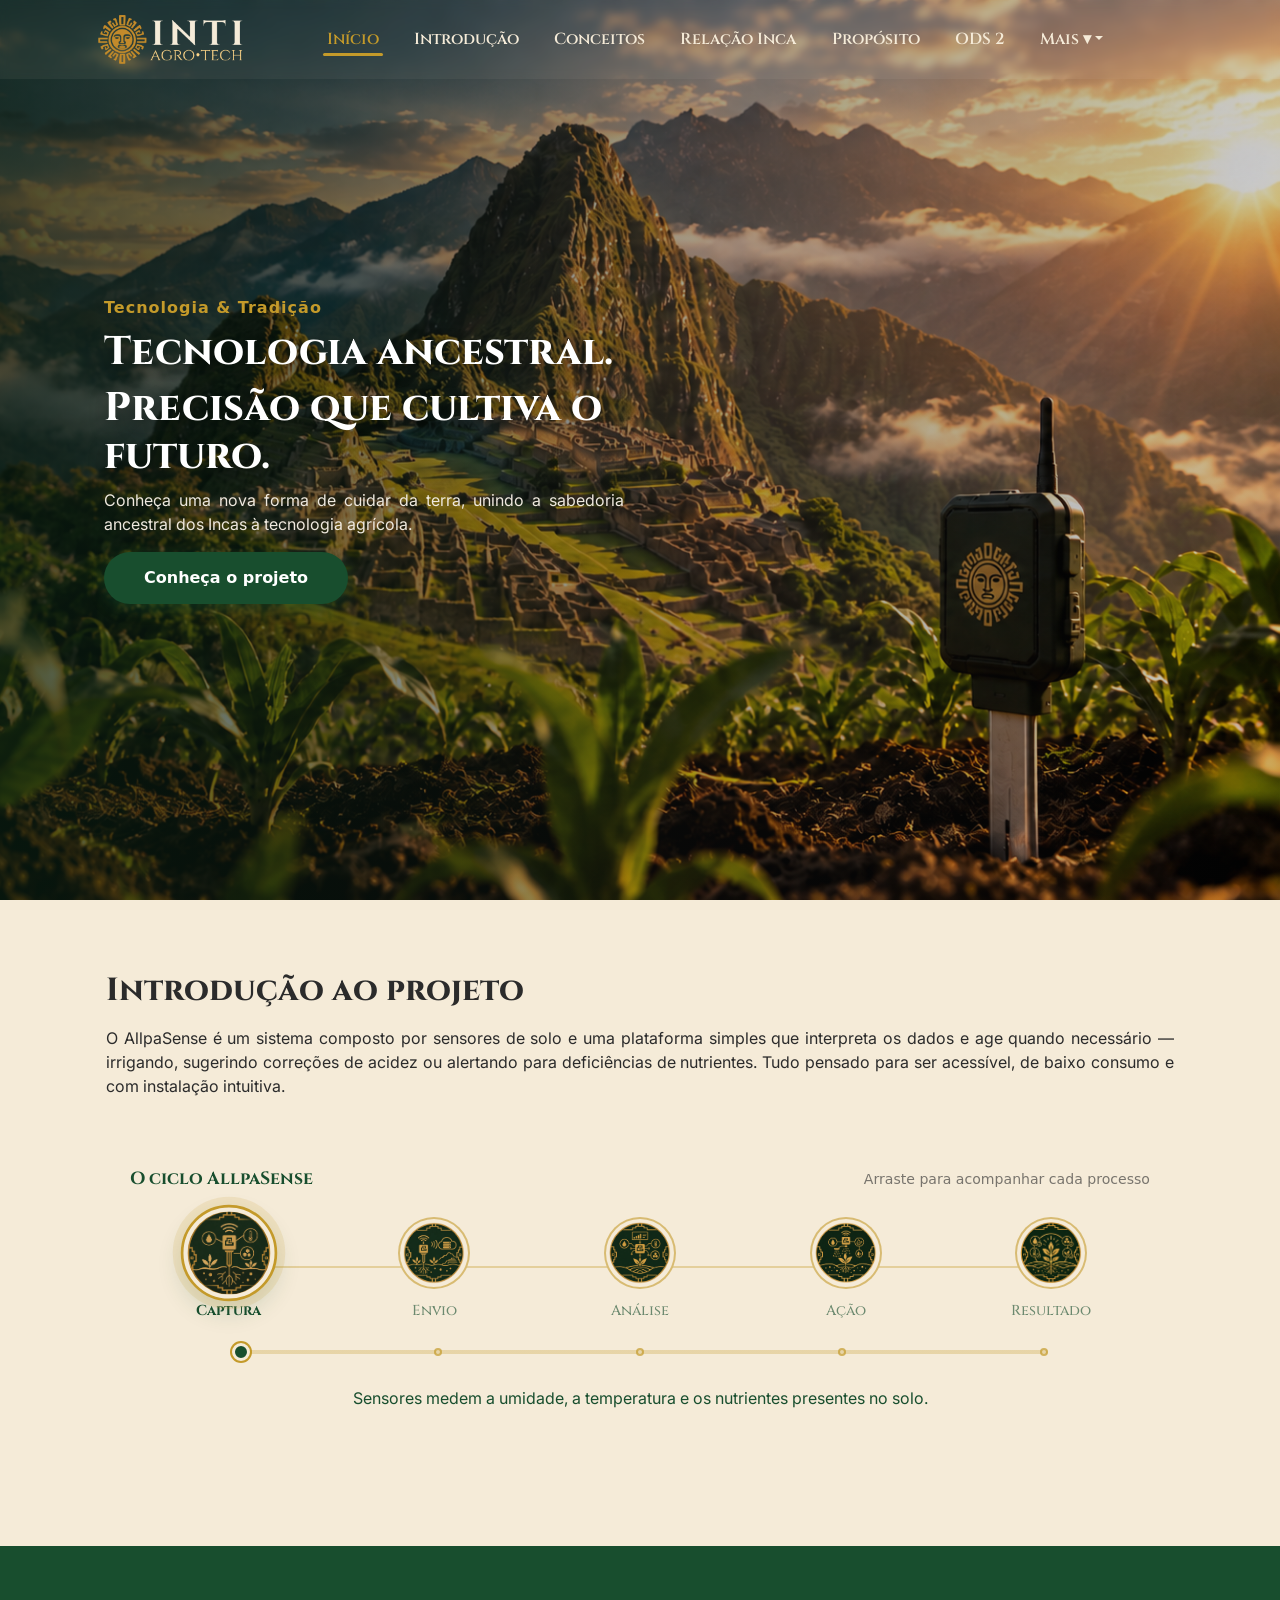
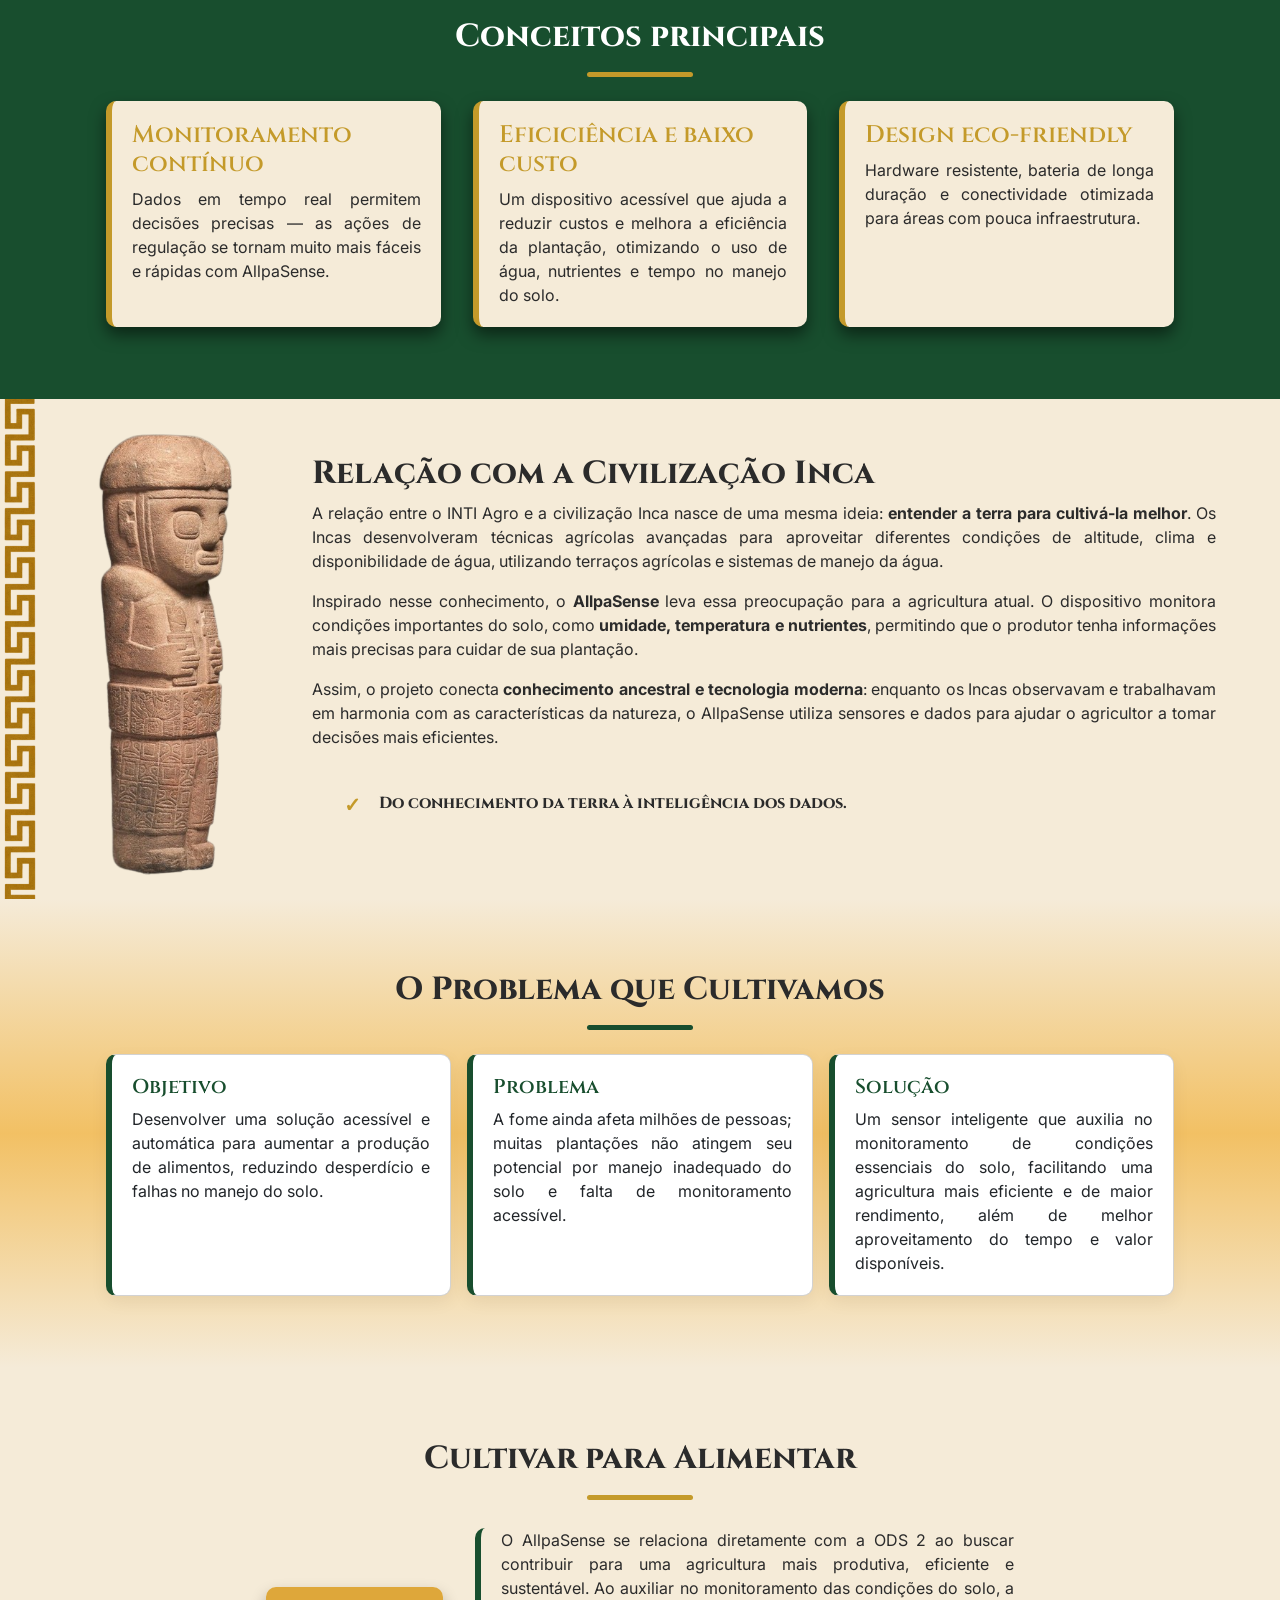
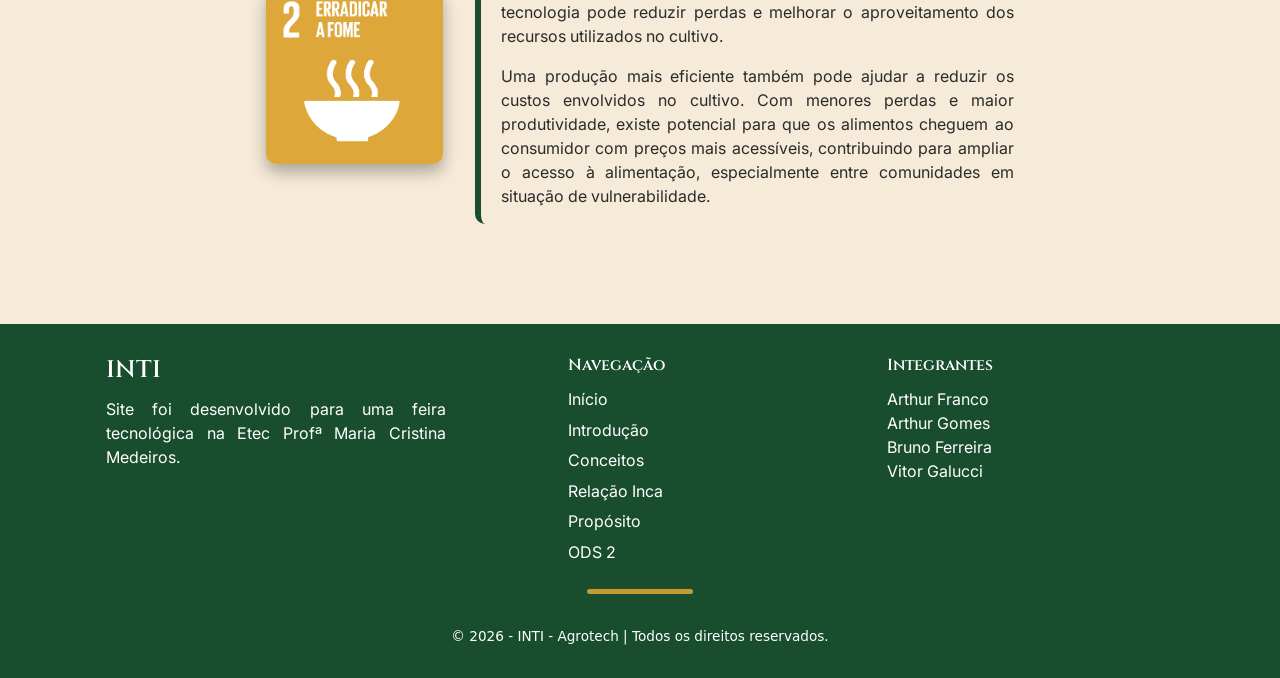
<file: Site_Feira/home.html>
<!DOCTYPE html>
<html lang="pt-br">
<head>
    <meta charset="UTF-8">
    <meta name="viewport" content="width=device-width, initial-scale=1.0">
    <link rel="stylesheet" href="bootstrap-5.3.8-dist/css/bootstrap.min.css">
    <link rel="stylesheet" href="home.css">
    <script src="bootstrap-5.3.8-dist/js/bootstrap.bundle.min.js" defer></script>
    <script src="JavaScript.js" defer></script>
    <title>INTI - home</title>
    <link rel="icon" href="img/logo.png" type="image/x-icon">

    <!-- Fontes -->
    <link rel="preconnect" href="https://fonts.googleapis.com">
    <link rel="preconnect" href="https://fonts.gstatic.com" crossorigin>

    <link href="https://fonts.googleapis.com/css2?family=Forum&display=swap" rel="stylesheet">
    <link href="https://fonts.googleapis.com/css2?family=Cinzel:wght@400..900&family=Forum&display=swap" rel="stylesheet">
    <link href="https://fonts.googleapis.com/css2?family=Inter:ital,opsz,wght@0,14..32,100..900;1,14..32,100..900&display=swap" rel="stylesheet">

</head>
<body>

    <header class="site-header">
        <a href="home.html"><img src="img/LogoINTI.png" class="Logo" alt="Logo representando a cultura de plantação Inca"></a>
        
        <nav class="nav-bar container">
    <ul class="nav-links">
        <li><a href="#home" class="nav-link">Início</a></li>
        <li><a href="#introducao" class="nav-link">Introdução</a></li>
        <li><a href="#conceitos" class="nav-link">Conceitos</a></li>
        <li><a href="#inca" class="nav-link">Relação Inca</a></li>
        <li><a href="#proposito" class="nav-link">Propósito</a></li>
        <li><a href="#ods" class="nav-link">ODS 2</a></li>

        <!-- DROPDOWN -->
        <li class="nav-dropdown">
            <a href="#" class="nav-link dropdown-toggle">Mais ▾</a>

            <ul class="dropdown-menu">
                <li><a href="home.html">Início</a></li>
                <li><a href="doacao.html">Doação</a></li>
                <li><a href="contato.html">Contato</a></li>
                <li><a href="cf.html">CF</a></li>
            </ul>
        </li>
    </ul>
</nav>

    </header>

    <main>
        <section id="home" class="hero">
            <div class="hero-inner container hero-left">
                <p class="eyebrow">Tecnologia & Tradição</p>
                <h1 class="titulo">Tecnologia ancestral.</h1>
                <h1 class="titulo">Precisão que cultiva o futuro.</h1>
                <p class="lead texto">Conheça uma nova forma de cuidar da terra, unindo a sabedoria ancestral dos Incas à tecnologia agrícola.</p>
                <a class="btn-hero" href="#introducao">Conheça o projeto</a>
            </div>
        </section>

        <section id="introducao" class="section section-bege">
            <div class="container">
                <h2 class="titulo">Introdução ao projeto</h2>
                <p class="texto">O AllpaSense é um sistema composto por sensores de solo e uma plataforma simples que interpreta os dados e age quando necessário — irrigando, sugerindo correções de acidez ou alertando para deficiências de nutrientes. Tudo pensado para ser acessível, de baixo consumo e com instalação intuitiva.</p>
                <div class="process-timeline" data-timeline>
                    <div class="timeline-heading">
                        <span class="timeline-kicker">O ciclo AllpaSense</span>
                        <span class="timeline-instruction">Arraste para acompanhar cada processo</span>
                    </div>
                    <div class="timeline-stages" aria-live="polite">
                        <article class="timeline-stage is-active" data-stage="0">
                            <div class="stage-marker"><img src="img/captura.png" alt="Sensor instalado no solo"></div>
                            <h3>Captura</h3>
                        </article>
                        <article class="timeline-stage" data-stage="1">
                            <div class="stage-marker"><img src="img/envio.png" alt="Dados do sensor sendo enviados"></div>
                            <h3>Envio</h3>
                        </article>
                        <article class="timeline-stage" data-stage="2">
                            <div class="stage-marker"><img src="img/analise.png" alt="Painel analisando as condições do solo"></div>
                            <h3>Análise</h3>
                        </article>
                        <article class="timeline-stage" data-stage="3">
                            <div class="stage-marker"><img src="img/acao.png" alt="Plantação recebendo os cuidados necessários"></div>
                            <h3>Ação</h3>
                        </article>
                        <article class="timeline-stage" data-stage="4">
                            <div class="stage-marker"><img src="img/resultado.png" alt="Plantação saudável após o cuidado"></div>
                            <h3>Resultado</h3>
                        </article>
                    </div>
                    <div class="timeline-control">
                        <input type="range" min="0" max="4" value="0" step="1" aria-label="Etapa do processo GreenMind">
                        <div class="timeline-ticks" aria-hidden="true"><i></i><i></i><i></i><i></i><i></i></div>
                    </div>
                    <p class="timeline-description texto" data-description>Sensores medem a umidade, a temperatura e os nutrientes presentes no solo.</p>
                </div>
            </div>
        </section>

        <section id="conceitos" class="section section-verde-escuro">
            <div class="container text-white">
                <h2 class="titulo">Conceitos principais</h2>
                <hr>
                <div class="feature-grid">
                    <div class="feature">
                        <h4 class="subtitulo">Monitoramento contínuo</h4>
                        <p class="texto">Dados em tempo real permitem decisões precisas — as ações de regulação se tornam muito mais fáceis e rápidas com AllpaSense.</p>
                    </div>
                    <div class="feature">
                        <h4 class="subtitulo">Eficiciência e baixo custo</h4>
                        <p class="texto">Um dispositivo acessível que ajuda a reduzir custos e melhora a eficiência da plantação, otimizando o uso de água, nutrientes e tempo no manejo do solo.</p>
                    </div>
                    <div class="feature">
                        <h4 class="subtitulo">Design eco-friendly</h4>
                        <p class="texto">Hardware resistente, bateria de longa duração e conectividade otimizada para áreas com pouca infraestrutura.</p>
                    </div>
                </div>
            </div>
        </section>

        <section id="inca">
            <img src="img/margemInca.png" alt="Margem com estilo inca" class="inca-border">
            <img src="img/estatuaInca.png" alt="Estatua representando a cultura Inca" class="inca-statue">
            <div class="container">
                <h2 class="titulo">Relação com a Civilização Inca</h2>
                <p class="texto">A relação entre o INTI Agro e a civilização Inca nasce de uma mesma ideia: <strong>entender a terra para cultivá-la melhor</strong>. Os Incas desenvolveram técnicas agrícolas avançadas para aproveitar diferentes condições de altitude, clima e disponibilidade de água, utilizando terraços agrícolas e sistemas de manejo da água.</p>
                <p class="texto">Inspirado nesse conhecimento, o <strong>AllpaSense</strong> leva essa preocupação para a agricultura atual. O dispositivo monitora condições importantes do solo, como <strong>umidade, temperatura e nutrientes</strong>, permitindo que o produtor tenha informações mais precisas para cuidar de sua plantação.</p>
                <p class="texto">Assim, o projeto conecta <strong>conhecimento ancestral e tecnologia moderna</strong>: enquanto os Incas observavam e trabalhavam em harmonia com as características da natureza, o AllpaSense utiliza sensores e dados para ajudar o agricultor a tomar decisões mais eficientes.</p>
                <ul class="fraseEfeito">
                    <li class="titulo">Do conhecimento da terra à inteligência dos dados.</li>
                </ul>
            </div>
        </section>

        <section id="proposito" class="section section-dourado">
            <div class="container">
                <h2 class="text-center titulo">O Problema que Cultivamos</h2>
                <hr>
                <div class="cards">
                    <article id="objetivo" class="card">
                        <h3 class="subtitulo">Objetivo</h3>
                        <p class="texto">Desenvolver uma solução acessível e automática para aumentar a produção de alimentos, reduzindo desperdício e falhas no manejo do solo.</p>
                    </article>
                    <article id="problema" class="card">
                        <h3 class="subtitulo">Problema</h3>
                        <p class="texto">A fome ainda afeta milhões de pessoas; muitas plantações não atingem seu potencial por manejo inadequado do solo e falta de monitoramento acessível.</p>
                    </article>
                    <article id="solucao" class="card">
                        <h3 class="subtitulo">Solução</h3>
                        <p class="texto">Um sensor inteligente que auxilia no monitoramento de condições essenciais do solo, facilitando uma agricultura mais eficiente e de maior rendimento, além de melhor aproveitamento do tempo e valor disponíveis.</p>
                    </article>
                </div>
            </div>
        </section>

        <section id="ods" class="section section-bege">
            <div class="container">
                <h2 class="titulo">Cultivar para Alimentar</h2>
                <hr>
                <div class="div-ods">
                    <div class="box-ods"><img src="img/ods2.png" alt="ODS 2 - Fome Zero" class="imgODS"></div>
                    <div class="texto-ods">
                        <p class="texto">O AllpaSense se relaciona diretamente com a ODS 2 ao buscar contribuir para uma agricultura mais produtiva, eficiente e sustentável. Ao auxiliar no monitoramento das condições do solo, a tecnologia pode reduzir perdas e melhorar o aproveitamento dos recursos utilizados no cultivo.</p>
                        <p class="texto">Uma produção mais eficiente também pode ajudar a reduzir os custos envolvidos no cultivo. Com menores perdas e maior produtividade, existe potencial para que os alimentos cheguem ao consumidor com preços mais acessíveis, contribuindo para ampliar o acesso à alimentação, especialmente entre comunidades em situação de vulnerabilidade.</p>
                    </div>
                </div>
            </div>
        </section>

        <footer class="site-footer">
            <div class="container">
                <div class="footer-content">
                    <div class="footer-about">
                        <h3 class="subtitulo">INTI</h3>
                        <p class="texto">Site foi desenvolvido para uma feira tecnológica na Etec Profª Maria Cristina Medeiros.</p>
                    </div>
                    <nav class="footer-navigation" aria-label="Navegação do rodapé">
                        <h4 class="subtitulo">Navegação</h4>
                        <ul>
                            <li><a class="texto" href="#home">Início</a></li>
                            <li><a class="texto" href="#introducao">Introdução</a></li>
                            <li><a class="texto" href="#conceitos">Conceitos</a></li>
                            <li><a class="texto" href="#inca">Relação Inca</a></li>
                            <li><a class="texto" href="#proposito">Propósito</a></li> 
                            <li><a class="texto" href="#ods">ODS 2</a></li>
                        </ul>
                    </nav>
                    <div class="footer-team">
                        <h4 class="subtitulo">Integrantes</h4>
                        <p class="texto">Arthur Franco<br>Arthur Gomes<br>Bruno Ferreira<br>Vitor Galucci</p>
                    </div>
                </div>
                <hr>
                <p class="footer-copyright">&copy; 2026 - INTI - Agrotech | Todos os direitos reservados.</p>
            </div>
        </footer>
    </main>
</body>
</html>
</file>
<file: Site_Feira/cf.css>
/* =====================================================
   INTI AGRO — ALLPASENSE
   PÁGINA: COMO FUNCIONA
===================================================== */


/* =====================================================
   FONTES
===================================================== */

@import url('https://fonts.googleapis.com/css2?family=Cinzel:wght@500;600;700;800&family=Inter:wght@400;500;600;700&display=swap');


/* =====================================================
   VARIÁVEIS
===================================================== */



:root {
    --transition-smooth: all 0.3s ease-in-out;

    --bege: #F5EBD8;

    --bege-claro: #FFF9ED;

    --verde: #184E2E;

    --verde-escuro: #0D3920;

    --verde-medio: #23683C;

    --dourado: #C49A2A;

    --dourado-claro: #E1C875;

    --texto: #2B2B2B;

    --cinza: #66635B;

    --branco: #FFFFFF;

    --borda: #E2D4B9;

    --sombra:
        0 18px 45px rgba(24, 78, 46, 0.12);

}


/* =====================================================
   RESET
===================================================== */

* {

    margin: 0;

    padding: 0;

    box-sizing: border-box;

}


html {

    scroll-behavior: smooth;

}


body {

    font-family: "Inter", sans-serif;

    background: var(--bege);

    color: var(--texto);

    line-height: 1.6;

}


img {

    max-width: 100%;

    display: block;

}


a {

    text-decoration: none;

    color: inherit;

}


.container {

    width: min(1120px, 92%);

    margin: 0 auto;

}


.section {

    padding: 100px 0;

}


/* =====================================================
   CABEÇALHO
===================================================== */
.site-header {
    position: fixed;
    top: 0;
    left: 0;
    right: 0;
    z-index: 999;
    transition: background 0.28s ease, box-shadow 0.28s ease;
    background: rgba(245, 235, 216, 0.06);
    backdrop-filter: blur(4px);
    display: flex;
    justify-content: center;
    align-items: center;
    padding: 0.5rem 1rem;
}

.site-header.scrolled {
    background: var(--verde-escuro);
    box-shadow: 0 4px 18px rgba(0, 0, 0, 0.08);
}

.nav-bar {
    display: flex;
    align-items: center;
    justify-content: center;
    padding: 0.5rem 1rem;
    gap: 1rem;
}

.Logo {
    width: 150px;
    margin-left: 5em;
}

.dropdown-menu{
    background-color: #c49b2ab6;
    border: none;
}

.dropdown-item{
    color: #fff;
    font-weight: 600;
}

.nav-links {
    list-style: none;
    margin: 0;
    padding: 0;
    display: flex;
    gap: 1rem;
    align-items: center;
    font-family: "Cinzel", serif;
    font-weight: 400;
    font-style: normal;
    margin-right: 5em;
}

.nav-links li {
    display: inline;
}

.nav-link {
    display: inline-block;
    padding: 0.15rem 0.6rem;
    color: var(--bege);
    text-decoration: none;
    position: relative;
    font-weight: 600;
    font-size: 1em;
    line-height: 1;
}

.nav-linkFocus {
    color: var(--dourado);
}

.nav-link:focus{
    color: #c49b2ac8;
}

.nav-linkFocus::after {
    content: "";
    position: absolute;
    left: 0%;
    right: 8%;
    bottom: -6px;
    height: 3px;
    background: var(--dourado);
    border-radius: 2px;
}

.nav-linkFocusCTT{
    color: var(--dourado);
}

.nav-linkFocusCTT::after{
    content: "";
    position: absolute;
    left: 8%;
    right: 8%;
    bottom: -6px;
    height: 3px;
    background: var(--dourado);
    border-radius: 2px;
}

.nav-link:hover {
    color: #c49b2ac8;
}

.nav-link.active {
    color: var(--dourado);
}

.nav-link.active::after {
    content: "";
    position: absolute;
    left: 8%;
    right: 8%;
    bottom: -6px;
    height: 3px;
    background: var(--dourado);
    border-radius: 2px;
}

/* =====================================================
   BANNER
   MESMO ESTILO VISUAL DA HOME
===================================================== */

.hero {

    position: relative;

    min-height: 100vh;

    height: 100vh;

    display: flex;

    align-items: center;

    overflow: hidden;

    background-image: url("img/hero.png");

    background-size: cover;

    background-position: center;

    color: var(--branco);

}


.hero-overlay {

    position: absolute;

    inset: 0;

    background:
        linear-gradient(
            90deg,
            rgba(7, 29, 17, 0.82) 0%,
            rgba(10, 30, 18, 0.62) 40%,
            rgba(10, 30, 18, 0.25) 75%,
            rgba(10, 30, 18, 0.15) 100%
        );

}


.hero-inner {

    position: relative;

    z-index: 2;

    width: min(1120px, 92%);

    margin: 0 auto;

    padding-top: 50px;

}


.eyebrow {

    color: var(--dourado);

    font-size: 0.8rem;

    font-weight: 700;

    letter-spacing: 2px;

    text-transform: uppercase;

    margin-bottom: 15px;

}


.hero h1 {

    max-width: 800px;

    margin-bottom: 22px;

    font-family: "Cinzel", serif;

    font-size: clamp(2.7rem, 6vw, 5.2rem);

    line-height: 1.05;

    font-weight: 700;

    color: #FFFFFF;

    text-shadow:
        0 6px 20px rgba(0, 0, 0, 0.45);

}


.hero-text {

    max-width: 620px;

    margin-bottom: 30px;

    color: #F4EFE6;

    font-size: 1.05rem;

}


.btn-hero {

    display: inline-flex;

    align-items: center;

    justify-content: center;

    padding: 14px 30px;

    border-radius: 50px;

    background: var(--verde);

    color: #FFFFFF;

    font-weight: 700;

    box-shadow:
        0 7px 20px rgba(0, 0, 0, 0.20);

    transition: 0.3s ease;

}


.btn-hero:hover {

    background: #125D2D;

    transform: translateY(-3px);

}


/* =====================================================
   TÍTULOS DE SEÇÃO
===================================================== */

.section-label {

    color: var(--dourado);

    font-size: 0.75rem;

    font-weight: 800;

    letter-spacing: 2px;

    text-transform: uppercase;

    margin-bottom: 10px;

}


h2 {

    font-family: "Cinzel", serif;

    color: var(--verde);

    font-size: clamp(2rem, 4vw, 3.4rem);

    line-height: 1.12;

}


.section-description {

    max-width: 720px;

    margin-top: 20px;

    color: var(--cinza);

}


/* =====================================================
   INTRO
===================================================== */

.intro {

    background: var(--bege-claro);

}


.intro .section-description {

    margin-bottom: 60px;

}


/* =====================================================
   FLUXO
===================================================== */

.flow {

    display: grid;

    grid-template-columns:
        1fr
        25px
        1fr
        25px
        1fr
        25px
        1fr;

    align-items: stretch;

}


.flow-card {

    position: relative;

    padding: 28px;

    background: #FFFFFF;

    border: 1px solid var(--borda);

    border-radius: 20px;

    box-shadow: var(--sombra);

    transition: 0.3s ease;

}


.flow-card:hover {

    transform: translateY(-6px);

}


.flow-number {

    position: absolute;

    top: 18px;

    right: 20px;

    color: var(--dourado);

    font-family: "Cinzel", serif;

    font-size: 0.8rem;

    font-weight: 800;

}


.flow-icon {

    width: 52px;

    height: 52px;

    display: flex;

    align-items: center;

    justify-content: center;

    margin-bottom: 20px;

    border-radius: 15px;

    background: var(--bege);

    font-size: 1.5rem;

}


.flow-card h3 {

    margin-bottom: 10px;

    color: var(--verde);

    font-family: "Cinzel", serif;

}


.flow-card p {

    color: var(--cinza);

    font-size: 0.9rem;

}


.flow-line {

    position: relative;

    align-self: center;

    height: 2px;

    background: var(--dourado);

}


/* =====================================================
   SENSORES
===================================================== */

.sensors {

    background:
        linear-gradient(
            145deg,
            var(--verde-escuro),
            var(--verde)
        );

    color: #FFFFFF;

}


.section-heading {

    margin-bottom: 50px;

}


.section-heading.light h2 {

    color: #FFFFFF;

}


.section-heading.light > p:last-child {

    max-width: 650px;

    margin-top: 18px;

    color: #DDE7DE;

}


.sensor-grid {

    display: grid;

    grid-template-columns:
        repeat(3, 1fr);

    gap: 22px;

}


.sensor-card {

    padding: 28px;

    background: var(--bege-claro);

    color: var(--texto);

    border-radius: 22px;

    border: 1px solid rgba(255,255,255,0.15);

    box-shadow:
        0 15px 35px rgba(0,0,0,0.15);

    transition: 0.3s ease;

}


.sensor-card:hover {

    transform: translateY(-7px);

}


.sensor-card.highlight {

    border: 2px solid var(--dourado);

}


.sensor-top {

    display: flex;

    align-items: center;

    justify-content: space-between;

    margin-bottom: 22px;

}


.sensor-number {

    color: var(--dourado);

    font-family: "Cinzel", serif;

    font-weight: 800;

}


.sensor-symbol {

    width: 45px;

    height: 45px;

    display: flex;

    align-items: center;

    justify-content: center;

    background: var(--bege);

    border-radius: 13px;

    font-size: 1.3rem;

}


.sensor-card h3 {

    margin-bottom: 10px;

    color: var(--verde);

    font-family: "Cinzel", serif;

    font-size: 1.3rem;

}


.sensor-card p {

    min-height: 115px;

    color: var(--cinza);

    font-size: 0.88rem;

}


.sensor-info {

    display: flex;

    justify-content: space-between;

    align-items: center;

    padding-top: 18px;

    border-top: 1px solid var(--borda);

}


.sensor-info span {

    color: var(--cinza);

    font-size: 0.75rem;

}


.sensor-info strong {

    color: var(--verde);

    font-size: 0.85rem;

}


.price {

    margin-top: 15px;

    color: var(--verde);

    font-weight: 800;

}


/* =====================================================
   DASHBOARD
===================================================== */

.dashboard {

    background: var(--bege-claro);

}


.dashboard-grid {

    display: grid;

    grid-template-columns:
        0.9fr
        1.1fr;

    gap: 70px;

    align-items: center;

}


.dashboard-text p:not(.section-label) {

    margin-top: 18px;

    color: var(--cinza);

}


.dashboard-panel {

    padding: 28px;

    border-radius: 25px;

    background:
        linear-gradient(
            145deg,
            #123D24,
            #0A2918
        );

    color: #FFFFFF;

    box-shadow:
        0 25px 60px rgba(13, 57, 32, 0.25);

}


.dashboard-header {

    display: flex;

    justify-content: space-between;

    align-items: center;

    padding-bottom: 20px;

    border-bottom: 1px solid rgba(255,255,255,0.12);

    color: var(--dourado);

    font-size: 0.75rem;

    font-weight: 800;

    letter-spacing: 1.5px;

}


.status {

    color: #8FD19E;

}


.dashboard-title {

    padding: 25px 0;

    font-family: "Cinzel", serif;

    font-size: 1.4rem;

}


.dash-row {

    display: grid;

    grid-template-columns:
        1.3fr
        .7fr
        .8fr;

    gap: 10px;

    align-items: center;

    padding: 15px 0;

    border-bottom: 1px solid rgba(255,255,255,0.08);

}


.dash-row:last-child {

    border-bottom: none;

}


.dash-row span {

    color: #C9D6CD;

    font-size: 0.85rem;

}


.dash-row strong {

    color: #FFFFFF;

}


.dash-row small {

    color: #8FD19E;

    text-align: right;

}


/* =====================================================
   CUSTO
===================================================== */

.cost {

    background: var(--bege);

}


.cost-content > div:first-child {

    margin-bottom: 45px;

}


.cost-content > div:first-child > p:last-child {

    max-width: 700px;

    margin-top: 18px;

    color: var(--cinza);

}


.price-box {

    width: 100%;

    padding: 38px 42px;

    display: flex;

    align-items: center;

    justify-content: space-between;

    gap: 35px;

    background:
        linear-gradient(
            135deg,
            #FFFFFF,
            #F0E5CE
        );

    border: 1px solid var(--borda);

    border-radius: 25px;

    box-shadow: var(--sombra);

}


.price-main {

    flex: 1;

    min-width: 0;

}


.price-main small {

    display: block;

    color: var(--verde);

    font-size: 0.7rem;

    font-weight: 800;

    letter-spacing: 1.5px;

}


.price-main strong {

    display: block;

    margin: 6px 0 10px;

    color: var(--verde);

    font-family: "Cinzel", serif;

    font-size: clamp(2rem, 5vw, 3.5rem);

    line-height: 1.1;

}


.price-main p {

    max-width: 650px;

    color: var(--cinza);

    font-size: 0.9rem;

}


/* =====================================================
   BOTÃO FALE COM A EQUIPE
===================================================== */

.team-button {

    flex-shrink: 0;

    display: inline-flex;

    align-items: center;

    justify-content: center;

    gap: 10px;

    min-width: 210px;

    padding: 14px 25px;

    border-radius: 50px;

    background: var(--verde);

    color: #FFFFFF;

    font-weight: 700;

    font-size: 0.9rem;

    white-space: nowrap;

    box-shadow:
        0 7px 20px rgba(24, 78, 46, 0.18);

    transition: 0.3s ease;

}


.team-button span {

    font-size: 1.1rem;

}


.team-button:hover {

    background: #125D2D;

    color: #FFFFFF;

    transform: translateY(-3px);

}


/* =====================================================
   CTA FINAL
===================================================== */

.final-cta {

    padding: 100px 0;

    background:
        linear-gradient(
            135deg,
            var(--verde-escuro),
            var(--verde)
        );

    text-align: center;

    color: #FFFFFF;

}


.final-cta .section-label {

    color: var(--dourado-claro);

}


.final-cta h2 {

    color: #FFFFFF;

    margin-bottom: 18px;

}


.final-cta p:not(.section-label) {

    max-width: 600px;

    margin: 0 auto 30px;

    color: #DCE6DE;

}


.btn-light {

    display: inline-flex;

    align-items: center;

    justify-content: center;

    padding: 14px 28px;

    background: var(--bege-claro);

    color: var(--verde);

    border-radius: 50px;

    font-weight: 700;

    transition: 0.3s ease;

}


.btn-light:hover {

    transform: translateY(-3px);

    background: #FFFFFF;

}


/* =====================================================
   FOOTER
===================================================== */
.site-footer {
    padding: 3rem 0 1.25rem;
    background: var(--verde-escuro);
    color: #fff;
}

.footer-content {
    display: grid;
    grid-template-columns: 1.5fr 1fr 1fr;
    gap: 2rem;
    padding-bottom: 1.5rem; 
}

.footer-content h3 {
    color: var(--dourado);
    font-family: "Cinzel", serif;
    margin-bottom: 0.75rem;
}

.footer-content h3 {
    font-size: 1.5rem;
}

.footer-content h4 {
    font-size: 1rem;
}

.footer-content p {
    max-width: 340px;
    margin: 0;
}

.footer-navigation ul {
    list-style: none;
    padding: 0;
    margin: 0;
}

.footer-navigation li + li {
    margin-top: 0.35rem;
}

.footer-navigation a {
    color: var(--text-dark);
    text-decoration: none;
    transition: var(--transition-smooth);
}

.footer-navigation a:hover {
    color: var(--dourado);
    padding-left: 0.25rem;
    font-weight: bold;
}

.footer-copyright {
    margin: 2rem 0 0;
    text-align: center;
    font-size: 0.85rem;
}

.footer-logo {
    width: 10em;
    margin-bottom: 1rem;
}

@media (max-width: 768px) {
    .footer-content {
        grid-template-columns: 1fr;
        gap: 1.5rem;
    }
}

.texto{
    font-family: "Inter", sans-serif;
    font-optical-sizing: auto;
    font-weight: 400;
    font-style: normal;
    text-align: justify;
}

hr{
    width: 10%;
    height: 5px;
    margin: 0 auto;
    border-radius: 10px;
    opacity: 1;
    border: none;
}

footer hr{
    background-color: var(--dourado); 
}

.site-footer a {
    color: white;
}
</file>
<file: Site_Feira/home.css>
:root {
    --bege: #F5EBD8;
    --verde-escuro: #184E2E;
    --dourado: #C49A2A;
    --text-dark: #2b2b2b;
    --transition-smooth: all 0.3s ease-in-out;
}

* {
    margin: 0;
    padding: 0;
    box-sizing: border-box;
}

html {
    scroll-behavior: smooth;
}

body {
    margin: 0;
    color: var(--text-dark);
    background: var(--bege);
    line-height: 1.5;
}

.titulo{
    font-family: "Cinzel", serif;
    font-optical-sizing: auto;
    font-weight: 750;
    font-style: normal;
}

.subtitulo{
    font-family: "Cinzel", serif;
    font-optical-sizing: auto;
    font-weight: 600;
    font-style: normal;
}

.texto{
    font-family: "Inter", sans-serif;
    font-optical-sizing: auto;
    font-weight: 400;
    font-style: normal;
    text-align: justify;
}

.site-header {
    position: fixed;
    top: 0;
    left: 0;
    right: 0;
    z-index: 999;
    transition: background 0.28s ease, box-shadow 0.28s ease;
    background: rgba(245, 235, 216, 0.06);
    backdrop-filter: blur(4px);
    display: flex;
    justify-content: center;
    align-items: center;
    padding: 0.5rem 1rem;
}

.site-header.scrolled {
    background: var(--verde-escuro);
    box-shadow: 0 4px 18px rgba(0, 0, 0, 0.08);
}

.nav-bar {
    display: flex;
    align-items: center;
    justify-content: center;
    padding: 0.5rem 1rem;
    gap: 1rem;
}

.Logo {
    width: 150px;
    margin-left: 5em;
}


/* =========================
   DROPDOWN
   ========================= */

.nav-dropdown {
    position: relative;
}

.nav-dropdown .dropdown-menu {
    position: absolute;
    top: 100%;
    left: 0;

    display: none;

    min-width: 160px;
    margin: 0;
    padding: 8px 0;

    list-style: none;

    background-color: #fff;
    border-radius: 6px;

    box-shadow: 0 8px 20px rgba(0, 0, 0, 0.15);

    z-index: 9999;
}

/* Abre ao passar o mouse */
.nav-dropdown:hover .dropdown-menu {
    display: block;
}

.nav-dropdown .dropdown-menu li {
    margin: 0;
    padding: 0;
}

.nav-dropdown .dropdown-menu a {
    display: block;

    padding: 10px 16px;

    color: #333;
    text-decoration: none;

    white-space: nowrap;

    transition: background-color 0.2s ease;
}

.nav-dropdown .dropdown-menu a:hover {
    background-color: #f0f0f0;
}


.nav-links {
    list-style: none;
    margin: 0;
    padding: 0;
    display: flex;
    gap: 1rem;
    align-items: center;
    font-family: "Cinzel", serif;
    font-weight: 400;
    font-style: normal;
    margin-right: 5em;
}

.nav-links li {
    display: inline;
}

.nav-link {
    display: inline-block;
    padding: 0.15rem 0.6rem;
    color: var(--bege);
    text-decoration: none;
    position: relative;
    font-weight: 600;
    font-size: 1em;
    line-height: 1;
}

.nav-link:hover {
    color: #c49b2ac8;
}

.nav-link.active {
    color: var(--dourado);
}

.nav-link.active::after {
    content: "";
    position: absolute;
    left: 8%;
    right: 8%;
    bottom: -6px;
    height: 3px;
    background: var(--dourado);
    border-radius: 2px;
}

.hero {
    padding: 5.5rem;
    min-height: 100vh;
    height: 100vh;
    display: grid;
    grid-template-columns: 1fr 1fr;
    align-items: center;
    justify-content: center;
    position: relative;
    overflow: hidden;
    background-image: url('img/hero.png');
    background-size: cover;
    background-position: center right;
}

.hero::before {
    content: "";
    position: absolute;
    inset: 0;
    background: linear-gradient(90deg, rgba(10, 30, 18, 0.72) 0%, rgba(20, 20, 20, 0.38) 55%, rgba(8, 8, 8, 0.2) 100%);
}

.hero-inner {
    z-index: 2;
    padding: 3rem 1rem;
    text-align: left;
    max-width: 720px;
}

.hero .eyebrow {
    color: var(--dourado);
    font-weight: 700;
    letter-spacing: 1px;
    margin-bottom: 0.5rem;
}

.hero h1 {
    font-size: 2.5rem;
    margin: 0 0 0.5rem;
    color: #fff;
    text-shadow: 0 6px 18px rgba(0, 0, 0, 0.45);
}

.hero .lead {
    font-size: 1rem;
    color: #efe9df;
    margin-bottom: 1rem;
}

.btn-hero {
    display: inline-block;
    background-color: #184E2E;
    color: #fff;
    border: none;
    padding: 14px 40px;
    font-size: 16px;
    border-radius: 50px;
    cursor: pointer;
    transition: var(--transition-smooth);
    font-weight: 600;
    box-shadow: 0 4px 15px #184e2e79;
    animation: slideInLeft 0.8s ease-out 0.4s backwards;
    text-decoration: none;
}

.btn-hero:hover{
    background-color: rgb(18, 93, 45);
    transform: translateY(-3px);
    box-shadow: 0 6px 20px #184e2eb4;
}

.btn-outline {
    background: transparent;
    border: 1px solid rgba(255, 255, 255, 0.18);
    color: #fff;
}

.section {
    padding: 4.5rem 0;
}

.section h2 {
    font-size: 2rem;
    margin-bottom: 1rem;
}

.process-timeline {
    --timeline-progress: 0%;
    margin: 2.5rem 0 1rem;
    padding: 1.75rem 1.5rem 1.5rem;
}

.timeline-heading {
    display: flex;
    justify-content: space-between;
    gap: 1rem;
    align-items: baseline;
    margin-bottom: 1.5rem;
}

.timeline-kicker {
    color: var(--verde-escuro);
    font-family: "Cinzel", serif;
    font-size: 1.1rem;
    font-weight: 700;
}

.timeline-instruction {
    color: rgba(43, 43, 43, 0.62);
    font-size: 0.88rem;
}

.timeline-stages {
    display: grid;
    grid-template-columns: repeat(5, 1fr);
    position: relative;
    gap: 0.5rem;
}

.timeline-stages::before {
    content: "";
    position: absolute;
    left: 10%;
    right: 10%;
    top: 49px;
    height: 2px;
    background: rgba(196, 154, 42, 0.35);
    z-index: 0;
}

.timeline-stage {
    position: relative;
    z-index: 1;
    text-align: center;
    cursor: pointer;
}

.stage-marker {
    width: 72px;
    height: 72px;
    margin: 0 auto 0.8rem;
    padding: 3px;
    border: 2px solid rgba(196, 154, 42, 0.58);
    border-radius: 50%;
    background: var(--bege);
    transition: transform 0.3s ease, border-color 0.3s ease, box-shadow 0.3s ease;
    overflow: hidden;
}

.stage-marker img {
    width: 100%;
    height: 100%;
    object-fit: cover;
    object-position: center;
    border-radius: 50%;
}

.timeline-stage h3 {
    margin: 0;
    color: rgba(24, 78, 46, 0.62);
    font-family: "Cinzel", Georgia, serif;
    font-size: 0.9rem;
    transition: color 0.3s ease;
}

.timeline-stage.is-active .stage-marker {
    transform: scale(1.34);
    border-color: var(--dourado);
    box-shadow: 0 0 0 6px rgba(196, 154, 42, 0.14), 0 8px 18px rgba(24, 78, 46, 0.16);
}

.timeline-stage.is-active h3 {
    color: var(--verde-escuro);
    font-weight: 700;
}

.timeline-control {
    position: relative;
    margin: 1.4rem 10% 0;
}

.timeline-control input[type="range"] {
    display: block;
    width: 100%;
    height: 1.4rem;
    margin: 0;
    appearance: none;
    background: transparent;
    cursor: grab;
    position: relative;
    z-index: 2;
}

.timeline-control input[type="range"]:active { cursor: grabbing; }

.timeline-control input[type="range"]::-webkit-slider-runnable-track {
    height: 4px;
    border-radius: 4px;
    background: linear-gradient(to right, var(--dourado) var(--timeline-progress), rgba(196, 154, 42, 0.28) var(--timeline-progress));
}

.timeline-control input[type="range"]::-moz-range-track {
    height: 4px;
    border-radius: 4px;
    background: rgba(196, 154, 42, 0.28);
}

.timeline-control input[type="range"]::-moz-range-progress { background: var(--dourado); height: 4px; }

.timeline-control input[type="range"]::-webkit-slider-thumb {
    width: 18px;
    height: 18px;
    margin-top: -7px;
    appearance: none;
    border: 3px solid var(--bege);
    border-radius: 50%;
    background: var(--verde-escuro);
    box-shadow: 0 0 0 2px var(--dourado);
}

.timeline-control input[type="range"]::-moz-range-thumb {
    width: 13px;
    height: 13px;
    border: 3px solid var(--bege);
    border-radius: 50%;
    background: var(--verde-escuro);
    box-shadow: 0 0 0 2px var(--dourado);
}

.timeline-ticks {
    position: absolute;
    top: 7px;
    left: 0;
    right: 0;
    display: flex;
    justify-content: space-between;
    pointer-events: none;
}

.timeline-ticks i {
    width: 8px;
    height: 8px;
    border-radius: 50%;
    background: var(--bege);
    border: 2px solid rgba(196, 154, 42, 0.7);
}

.timeline-description {
    max-width: 620px;
    min-height: 3rem;
    margin: 1.4rem auto 0;
    color: var(--verde-escuro);
    font-size: 1rem;
    text-align: center;
}

.section-bege {
    background: transparent;
}

.section-verde-escuro {
    background: var(--verde-escuro);
}

.section-dourado {
    background: linear-gradient(to bottom, #f5ebd8, #f1b037b8, #f5ebd8);
}

.site-footer {
    padding: 3rem 0 1.25rem;
    background: var(--verde-escuro);
}

.footer-content {
    display: grid;
    grid-template-columns: 1.5fr 1fr 1fr;
    gap: 2rem;
    padding-bottom: 1.5rem; 
}

.footer-content h3,
.footer-content h4 {
    color: white;
    font-family: "Cinzel", serif;
    margin-bottom: 0.75rem;
}

.footer-content h3 {
    font-size: 1.5rem;
}

.footer-content h4 {
    font-size: 1rem;
}

.footer-content p {
    max-width: 340px;
    margin: 0;
}

.footer-navigation ul {
    list-style: none;
    padding: 0;
    margin: 0;
}

.footer-navigation li + li {
    margin-top: 0.35rem;
}

.footer-navigation a {
    color: var(--text-dark);
    text-decoration: none;
    transition: var(--transition-smooth);
}

.footer-navigation a:hover {
    color: var(--dourado);
    padding-left: 0.25rem;
    font-weight: bold;
}

.footer-copyright {
    margin: 2rem 0 0;
    text-align: center;
    font-size: 0.85rem;
}

@media (max-width: 768px) {
    .footer-content {
        grid-template-columns: 1fr;
        gap: 1.5rem;
    }
}

.section-verde-escuro h2,
.section-verde-escuro p,
.section-verde-escuro ul {
    color: #fff;
}

.container {
    max-width: 1100px;
    margin: 0 auto;
    padding: 0 1rem;
}

/* Cards for objetivo/problema/solucao */
.cards {
    display: flex;
    gap: 1rem;
    margin-top: 1.5rem;
    flex-wrap: wrap;
}

.card {
    background: #fff;
    padding: 1.25rem;
    border-radius: 10px;
    flex: 1 1 28%;
    box-shadow: 0 6px 18px rgba(0, 0, 0, 0.06);
    border-left: 6px solid var(--verde-escuro);
}

.card h3 {
    margin-top: 0;
    color: var(--verde-escuro);
    font-size: 1.25rem;
}

.card p {
    margin-bottom: 0;
    font-size: 1rem;
}

.feature{
    border-left: 6px solid var(--dourado);
    background-color: var(--bege);
    border-radius: 10px;
    padding: 1.25rem;
    box-shadow: 0 8px 16px rgba(0, 0, 0, 0.5);
}

.feature-grid {
    display: grid;
    grid-template-columns: repeat(3, 1fr);
    gap: 2rem;
    margin-top: 1.5rem;
}

.feature h4 {
    color: var(--dourado);
    margin-bottom: 0.5rem;
}

.feature p {
    margin: 0;
    color: var(--text-dark);
}

.section-dourado {
    position: relative;
    overflow: visible;
}

.site-footer {
    padding: 2rem 0;
    background-color: var(--verde-escuro);
    color: #fff;
}

.site-footer a {
    color: white;
}

hr{
    width: 10%;
    height: 5px;
    margin: 0 auto;
    border-radius: 10px;
    opacity: 1;
    border: none;
}

footer hr{
    background-color: var(--dourado);
    
}

#ods hr{
    background-color: var(--dourado);
}

#proposito hr{
    background-color: var(--verde-escuro);
}

#conceitos hr{
    background-color: var(--dourado);
}

#conceitos h2{
    text-align: center;
}

#inca {
    display: flex;
    align-items: center;
    width: 100%;
    height: 500px;
    background-color: var(--bege);
}

.inca-border{
    height: 100%;
    width: auto;
    object-fit: cover;
}

.inca-statue{
    height: 100%;
    width: auto;
    object-fit: cover;
}

#inca .container{
    flex: 1;
    margin-right: 3rem;
}

.fraseEfeito{
    list-style: none;
    margin-top: 30px;
}

.fraseEfeito li{
    padding: 12px 0;
    padding-left: 35px;
    position: relative;
    color: var(--text-dark);
    transition: var(--transition-smooth);
}

.fraseEfeito li:before {
    content: '✓';
    position: absolute;
    left: 0;
    color: var(--dourado);
    font-weight: bold;
    font-size: 20px;
}

.fraseEfeito li:hover {
    transform: translateX(10px);
    color:  rgb(18, 93, 45);
}

#ods h2{
    text-align: center;
}

.div-ods{
    display: flex;
    flex-direction: row;
    margin: 1.75rem auto;
    width: 70%;
    gap: 2rem;
    align-items: stretch;
}

.box-ods{
    width: 120%;
    max-width: 100%;
    height: auto;
    max-height: 100%;
    display: flex;
    border-radius: 10px;
    align-items: center;
}

.imgODS{
    width: 100%;
    border-radius: 10px;
    box-shadow: 0 8px 16px rgba(0, 0, 0, 0.3);
}

.texto-ods{
    border-left: 6px solid var(--verde-escuro);
    border-radius: 10px;
    padding-left: 1.25rem;
    display: flex;
    align-items: center;
    flex-direction: column;
}

.texto-ods p{
    display: flex;
    align-items: center;
}

@media (max-width: 992px) {
    .cards {
        flex-direction: row;
    }
}

@media (max-width: 768px) {
    .nav-links {
        gap: 0.5rem;
        overflow: auto;
    }

    .hero h1 {
        font-size: 2rem;
    }

    .cards {
        flex-direction: column;
    }

    .card {
        flex: 1 1 100%;
    }

    .process-timeline { padding: 1.5rem 0.5rem 1rem; }

    .timeline-heading { display: block; text-align: center; }

    .timeline-instruction { display: block; margin-top: 0.35rem; }

    .timeline-stages { gap: 0.15rem; }

    .stage-marker { width: 52px; height: 52px; }

    .timeline-stages::before { top: 38px; left: 8%; right: 8%; }

    .timeline-stage h3 { font-size: 0.68rem; }

    .timeline-control { margin-left: 8%; margin-right: 8%; }
}
</file>
<file: Site_Feira/contato.css>
/* ==========================================================
   Estilos exclusivos da página de contato
   Depende das variáveis e classes definidas em home.css
   ========================================================== */


:root{
    --transition-smooth: all 0.3s ease-in-out;
}

.pagina-contato .site-heade {
    box-shadow: 0 4px 18px rgba(0, 0, 0, 0.08);
}

/* ---------- Hero ---------- */

.hero-contato {
    position: relative;
    display: flex;
    align-items: flex-end;
    min-height: 62vh;
    padding: 9rem 0 3.5rem;
    overflow: hidden;
    background-image: url('img/hero.png');
    background-size: cover;
    background-position: center right;
}

.hero-contato::before {
    content: "";
    position: absolute;
    inset: 0;
    background: linear-gradient(90deg, rgba(10, 30, 18, 0.82) 0%, rgba(20, 20, 20, 0.5) 60%, rgba(8, 8, 8, 0.3) 100%);
}

.hero-contato-inner {
    position: relative;
    z-index: 2;
    max-width: 1100px;
}

.hero-contato .eyebrow {
    color: var(--dourado);
    font-family: "Inter", sans-serif;
    font-weight: 700;
    letter-spacing: 1px;
    margin-bottom: 0.5rem;
}

.hero-contato h1 {
    font-size: 2.5rem;
    margin: 0 0 0.75rem;
    color: #fff;
    line-height: 1.2;
    text-shadow: 0 6px 18px rgba(0, 0, 0, 0.45);
}

.hero-contato .lead {
    max-width: 58ch;
    color: #efe9df;
    font-size: 1rem;
    text-align: left;
}

/* ---------- Layout formulário + informações ---------- */

.contato-grid {
    display: grid;
    grid-template-columns: 1.35fr 1fr;
    gap: 2.5rem;
    align-items: start;
}

.contato-form-box {
    background: #fff;
    border-left: 6px solid var(--verde-escuro);
    border-radius: 10px;
    padding: 2rem;
    box-shadow: 0 6px 18px rgba(0, 0, 0, 0.06);
}

.contato-form-box h2 {
    color: var(--verde-escuro);
    font-size: 1.8rem;
    margin-bottom: 0.5rem;
}

.form-intro {
    margin-bottom: 1.75rem;
    color: rgba(43, 43, 43, 0.75);
    font-size: 0.95rem;
    text-align: left;
}

.obrigatorio {
    color: #a3271f;
}

/* ---------- Campos ---------- */

.form-contato {
    display: flex;
    flex-direction: column;
    gap: 1.15rem;
}

.campo {
    display: flex;
    flex-direction: column;
    gap: 0.4rem;
}

.campo-duplo {
    display: grid;
    grid-template-columns: 1fr 1fr;
    gap: 1.15rem;
}

.campo label,
.campo-check {
    color: var(--verde-escuro);
    font-size: 0.95rem;
}

.form-contato input[type="text"],
.form-contato input[type="email"],
.form-contato input[type="tel"],
.form-contato select,
.form-contato textarea {
    width: 100%;
    padding: 0.8rem 0.9rem;
    color: var(--text-dark);
    background: var(--bege);
    border: 1px solid rgba(24, 78, 46, 0.25);
    border-radius: 8px;
    font-size: 0.95rem;
    text-align: left;
    transition: var(--transition-smooth);
}

.form-contato textarea {
    resize: vertical;
    min-height: 140px;
}

.form-contato input:focus,
.form-contato select:focus,
.form-contato textarea:focus {
    outline: none;
    border-color: var(--dourado);
    background: #fff;
    box-shadow: 0 0 0 3px rgba(196, 154, 42, 0.22);
}

.form-contato input::placeholder,
.form-contato textarea::placeholder {
    color: rgba(43, 43, 43, 0.45);
}

.form-contato .invalido {
    border-color: #a3271f;
    background: #fdf3f2;
}

.campo-rodape {
    display: flex;
    justify-content: space-between;
    align-items: center;
    gap: 1rem;
}

.contador {
    color: rgba(43, 43, 43, 0.55);
    font-family: "Inter", sans-serif;
    font-size: 0.8rem;
    white-space: nowrap;
}

.erro {
    color: #a3271f;
    font-family: "Inter", sans-serif;
    font-size: 0.82rem;
    min-height: 1rem;
}

.campo-check {
    display: flex;
    align-items: flex-start;
    gap: 0.6rem;
    cursor: pointer;
    text-align: left;
}

.campo-check input {
    margin-top: 0.2rem;
    width: 17px;
    height: 17px;
    accent-color: var(--verde-escuro);
    flex-shrink: 0;
}

.btn-enviar {
    align-self: flex-start;
    animation: none;
    border: none;
    font-family: "Inter", sans-serif;
}

.retorno {
    margin: 0;
    font-family: "Inter", sans-serif;
    font-size: 0.95rem;
}

.retorno.sucesso {
    padding: 0.85rem 1rem;
    color: var(--verde-escuro);
    background: rgba(24, 78, 46, 0.1);
    border-left: 4px solid var(--verde-escuro);
    border-radius: 8px;
}

.retorno.falha {
    padding: 0.85rem 1rem;
    color: #a3271f;
    background: rgba(163, 39, 31, 0.08);
    border-left: 4px solid #a3271f;
    border-radius: 8px;
}

/* ---------- Coluna de informações ---------- */

.contato-info {
    display: flex;
    flex-direction: column;
    gap: 1rem;
}

.info-titulo {
    color: var(--verde-escuro);
    font-size: 1.8rem;
    margin-bottom: 0.25rem;
}

.info-card {
    background: #fff;
    border-left: 6px solid var(--dourado);
    border-radius: 10px;
    padding: 1.25rem;
    box-shadow: 0 6px 18px rgba(0, 0, 0, 0.06);
}

.info-card h3 {
    margin: 0 0 0.4rem;
    color: var(--verde-escuro);
    font-size: 1.1rem;
}

.info-card p {
    margin: 0;
    text-align: left;
}

.info-card a {
    color: var(--verde-escuro);
    text-decoration: none;
    border-bottom: 1px solid var(--dourado);
    transition: var(--transition-smooth);
}

.info-card a:hover {
    color: var(--dourado);
}

.info-obs {
    margin-top: 0.4rem !important;
    color: rgba(43, 43, 43, 0.65);
    font-size: 0.88rem;
}

.contato-info .fraseEfeito {
    margin-top: 0.5rem;
}

.contato-info .fraseEfeito li {
    font-size: 1.05rem;
}

/* ---------- Perguntas frequentes ---------- */

#duvidas hr {
    background-color: var(--dourado);
}

#duvidas h2 {
    text-align: center;
}

.faq {
    max-width: 820px;
    margin: 2rem auto 0;
    display: flex;
    flex-direction: column;
    gap: 0.85rem;
}

.faq-item {
    background: rgba(245, 235, 216, 0.08);
    border-left: 6px solid var(--dourado);
    border-radius: 10px;
    padding: 1rem 1.25rem;
}

.faq-item summary {
    color: var(--bege);
    cursor: pointer;
    font-size: 1.05rem;
    list-style: none;
    position: relative;
    padding-right: 2rem;
}

.faq-item summary::-webkit-details-marker {
    display: none;
}

.faq-item summary::after {
    content: "+";
    position: absolute;
    right: 0;
    top: 50%;
    transform: translateY(-50%);
    color: var(--dourado);
    font-size: 1.5rem;
    line-height: 1;
}

.faq-item[open] summary::after {
    content: "−";
}

.faq-item p {
    margin: 0.75rem 0 0;
    color: #e8e2d6 !important;
    font-size: 0.95rem;
}

.faq-item summary:focus-visible,
.form-contato :focus-visible,
.nav-link:focus-visible {
    outline: 2px solid var(--dourado);
    outline-offset: 3px;
}

/* ---------- Responsivo ---------- */

@media (max-width: 992px) {
    .contato-grid {
        grid-template-columns: 1fr;
    }
}

@media (max-width: 768px) {
    .hero-contato {
        min-height: auto;
        padding: 7.5rem 0 2.5rem;
    }

    .hero-contato h1 {
        font-size: 1.9rem;
    }

    .hero-contato h1 br {
        display: none;
    }

    .contato-form-box {
        padding: 1.5rem;
    }

    .campo-duplo {
        grid-template-columns: 1fr;
    }

    .btn-enviar {
        align-self: stretch;
        text-align: center;
    }
}

@media (prefers-reduced-motion: reduce) {
    .btn-enviar,
    .form-contato input,
    .form-contato select,
    .form-contato textarea {
        transition: none;
    }
}


.dropdown-menu{
    background-color: #c49b2ab6;
    border: none;
}

.dropdown-item{
    color: #fff;
    font-weight: 600;
}

.nav-links {
    list-style: none;
    margin: 0;
    padding: 0;
    display: flex;
    gap: 1rem;
    align-items: center;
    font-family: "Cinzel", serif;
    font-weight: 400;
    font-style: normal;
    margin-right: 5em;
}

.nav-links li {
    display: inline;
}

.nav-link {
    display: inline-block;
    padding: 0.15rem 0.6rem;
    color: var(--bege);
    text-decoration: none;
    position: relative;
    font-weight: 600;
    font-size: 1em;
    line-height: 1;
}

.nav-linkFocus {
    color: var(--dourado);
}

.nav-link:focus{
    color: #c49b2ac8;
}

.nav-linkFocus::after {
    content: "";
    position: absolute;
    left: 0%;
    right: 8%;
    bottom: -6px;
    height: 3px;
    background: var(--dourado);
    border-radius: 2px;
}

.nav-link:hover {
    color: #c49b2ac8;
}

.nav-link.active {
    color: var(--dourado);
}

.nav-link.active::after {
    content: "";
    position: absolute;
    left: 8%;
    right: 8%;
    bottom: -6px;
    height: 3px;
    background: var(--dourado);
    border-radius: 2px;
}

.nav-linkFocusCTT{
    color: var(--dourado);
}

.nav-linkFocusCTT::after{
    content: "";
    position: absolute;
    left: 8%;
    right: 8%;
    bottom: -6px;
    height: 3px;
    background: var(--dourado);
    border-radius: 2px;
}

.site-footer {
    padding: 3rem 0 1.25rem;
    background: var(--verde-escuro);
        color: #fff;
}

.footer-content {
    display: grid;
    grid-template-columns: 1.5fr 1fr 1fr;
    gap: 2rem;
    padding-bottom: 1.5rem; 
}

.footer-content h3 {
    color: var(--dourado);
    font-family: "Cinzel", serif;
    margin-bottom: 0.75rem;
}

.footer-content h3 {
    font-size: 1.5rem;
}

.footer-content h4 {
    font-size: 1rem;
}

.footer-content p {
    max-width: 340px;
    margin: 0;
}

.footer-navigation ul {
    list-style: none;
    padding: 0;
    margin: 0;
}

.footer-navigation li + li {
    margin-top: 0.35rem;
}

.footer-navigation a {
    color: var(--text-dark);
    text-decoration: none;
    transition: var(--transition-smooth);
}

.footer-navigation a:hover {
    color: var(--dourado);
    padding-left: 0.25rem;
    font-weight: bold;
}

.footer-copyright {
    margin: 2rem 0 0;
    text-align: center;
    font-size: 0.85rem;
}

.footer-logo {
    width: 10em;
    margin-bottom: 1rem;
}

@media (max-width: 768px) {
    .footer-content {
        grid-template-columns: 1fr;
        gap: 1.5rem;
    }
}

.texto{
    font-family: "Inter", sans-serif;
    font-optical-sizing: auto;
    font-weight: 400;
    font-style: normal;
    text-align: justify;
}

hr{
    width: 10%;
    height: 5px;
    margin: 0 auto;
    border-radius: 10px;
    opacity: 1;
    border: none;
}

footer hr{
    background-color: var(--dourado);   
}

.site-footer a {
    color: white;
}
</file>
<file: Site_Feira/doacao.css>
:root{
    --transition-smooth: all 0.3s ease-in-out;
}

.apoie-hero {
            min-height: 75vh;
            display: flex;
            align-items: center;
            position: relative;
            background:
                linear-gradient(
                    90deg,
                    rgba(13, 57, 32, 0.92),
                    rgba(13, 57, 32, 0.68),
                    rgba(13, 57, 32, 0.35)
                ),
                url("img/hero.png");

            background-size: cover;
            background-position: center;
            color: white;
            padding: 120px 0 80px;
        }

        .apoie-hero h1 {
            font-family: "Cinzel", serif;
            font-weight: 700;
            font-size: 3.5rem;
            margin-bottom: 20px;
        }

        .apoie-hero p {
            font-family: "Inter", sans-serif;
            font-size: 1.1rem;
            max-width: 650px;
            margin-bottom: 30px;
        }

        .apoie-section {
            padding: 90px 0;
            background: #F5EBD8;
        }

        .apoie-title {
            font-family: "Cinzel", serif;
            color: #184E2E;
            font-weight: 700;
            margin-bottom: 15px;
        }

        .apoie-description {
            max-width: 700px;
            margin: 0 auto 50px;
            color: #555;
        }

        .apoie-card {
            height: 100%;
            background: #FFF9ED;
            border: 1px solid #E2D4B9;
            border-radius: 18px;
            padding: 35px;
            transition: 0.3s ease;
            box-shadow: 0 10px 30px rgba(24, 78, 46, 0.08);
        }

        .apoie-card:hover {
            transform: translateY(-7px);
            box-shadow: 0 18px 40px rgba(24, 78, 46, 0.15);
        }

        .apoie-icon {
            font-size: 2.5rem;
            margin-bottom: 20px;
        }

        .apoie-card h3 {
            font-family: "Cinzel", serif;
            color: #184E2E;
            font-weight: 700;
            margin-bottom: 15px;
        }

        .apoie-card p {
            color: #555;
            line-height: 1.7;
        }

        .btn-apoie {
            display: inline-block;
            background-color: #184E2E;
            color: white;
            padding: 13px 30px;
            border-radius: 50px;
            text-decoration: none;
            font-weight: 600;
            transition: 0.3s ease;
            margin-top: 10px;
        }

        .btn-apoie:hover {
            background-color: #23683C;
            color: white;
            transform: translateY(-3px);
        }

        .investidor {
            background: #184E2E;
            color: white;
            padding: 100px 0;
        }

        .investidor h2 {
            font-family: "Cinzel", serif;
            font-weight: 700;
            margin-bottom: 20px;
        }

        .investidor p {
            color: #eee;
            max-width: 750px;
            margin: 0 auto 30px;
            line-height: 1.8;
        }

        .investidor-box {
            background: rgba(255, 255, 255, 0.08);
            border: 1px solid rgba(255, 255, 255, 0.15);
            border-radius: 18px;
            padding: 35px;
            margin-top: 40px;
        }

        .investidor-box h3 {
            font-family: "Cinzel", serif;
            color: #E1C875;
            margin-bottom: 15px;
        }

        .btn-investidor {
            display: inline-block;
            background: #C49A2A;
            color: white;
            padding: 14px 35px;
            border-radius: 50px;
            text-decoration: none;
            font-weight: 700;
            transition: 0.3s ease;
        }

        .btn-investidor:hover {
            background: #E1C875;
            color: #184E2E;
            transform: translateY(-3px);
        }

        .apoio-ajuda {
            background: #FFF9ED;
            padding: 90px 0;
        }

        .apoio-ajuda h2 {
            font-family: "Cinzel", serif;
            color: #184E2E;
            font-weight: 700;
            margin-bottom: 45px;
        }

        .ajuda-item {
            text-align: center;
            padding: 20px;
        }

        .ajuda-item span {
            font-size: 2rem;
            display: block;
            margin-bottom: 15px;
        }

        .ajuda-item h4 {
            font-family: "Cinzel", serif;
            color: #184E2E;
            font-weight: 700;
        }

        .ajuda-item p {
            color: #666;
        }


        @media (max-width: 768px) {

            .apoie-hero h1 {
                font-size: 2.5rem;
            }

            .apoie-hero {
                text-align: center;
            }

            .apoie-hero p {
                margin-left: auto;
                margin-right: auto;
            }

        }

        
.dropdown-menu{
    background-color: #c49b2ab6;
    border: none;
}

.dropdown-item{
    color: #fff;
    font-weight: 600;
}

.nav-links {
    list-style: none;
    margin: 0;
    padding: 0;
    display: flex;
    gap: 1rem;
    align-items: center;
    font-family: "Cinzel", serif;
    font-weight: 400;
    font-style: normal;
    margin-right: 5em;
}

.nav-links li {
    display: inline;
}

.nav-link {
    display: inline-block;
    padding: 0.15rem 0.6rem;
    color: var(--bege);
    text-decoration: none;
    position: relative;
    font-weight: 600;
    font-size: 1em;
    line-height: 1;
}

.nav-linkFocus {
    color: var(--dourado);
}

.nav-link:focus{
    color: #c49b2ac8;
}

.nav-linkFocus::after {
    content: "";
    position: absolute;
    left: 0%;
    right: 8%;
    bottom: -6px;
    height: 3px;
    background: var(--dourado);
    border-radius: 2px;
}

.nav-link:hover {
    color: #c49b2ac8;
}

.nav-link.active {
    color: var(--dourado);
}

.nav-link.active::after {
    content: "";
    position: absolute;
    left: 8%;
    right: 8%;
    bottom: -6px;
    height: 3px;
    background: var(--dourado);
    border-radius: 2px;
}

.site-footer {
    padding: 3rem 0 1.25rem;
    background: var(--verde-escuro);
    color: #fff;
}

.footer-content {
    display: grid;
    grid-template-columns: 1.5fr 1fr 1fr;
    gap: 2rem;
    padding-bottom: 1.5rem; 
}

.footer-content h3 {
    color: var(--dourado);
    font-family: "Cinzel", serif;
    margin-bottom: 0.75rem;
}

.footer-content h3 {
    font-size: 1.5rem;
}

.footer-content h4 {
    font-size: 1rem;
}

.footer-content p {
    max-width: 340px;
    margin: 0;
}

.footer-navigation ul {
    list-style: none;
    padding: 0;
    margin: 0;
}

.footer-navigation li + li {
    margin-top: 0.35rem;
}

.footer-navigation a {
    color: var(--text-dark);
    text-decoration: none;
    transition: var(--transition-smooth);
}

.footer-navigation a:hover {
    color: var(--dourado);
    padding-left: 0.25rem;
    font-weight: bold;
}

.footer-copyright {
    margin: 2rem 0 0;
    text-align: center;
    font-size: 0.85rem;
}

.footer-logo {
    width: 10em;
    margin-bottom: 1rem;
}

@media (max-width: 768px) {
    .footer-content {
        grid-template-columns: 1fr;
        gap: 1.5rem;
    }
}

.texto{
    font-family: "Inter", sans-serif;
    font-optical-sizing: auto;
    font-weight: 400;
    font-style: normal;
    text-align: justify;
}

hr{
    width: 10%;
    height: 5px;
    margin: 0 auto;
    border-radius: 10px;
    opacity: 1;
    border: none;
}

footer hr{
    background-color: var(--dourado);
    
}

.site-footer a {
    color: white;
}
</file>
